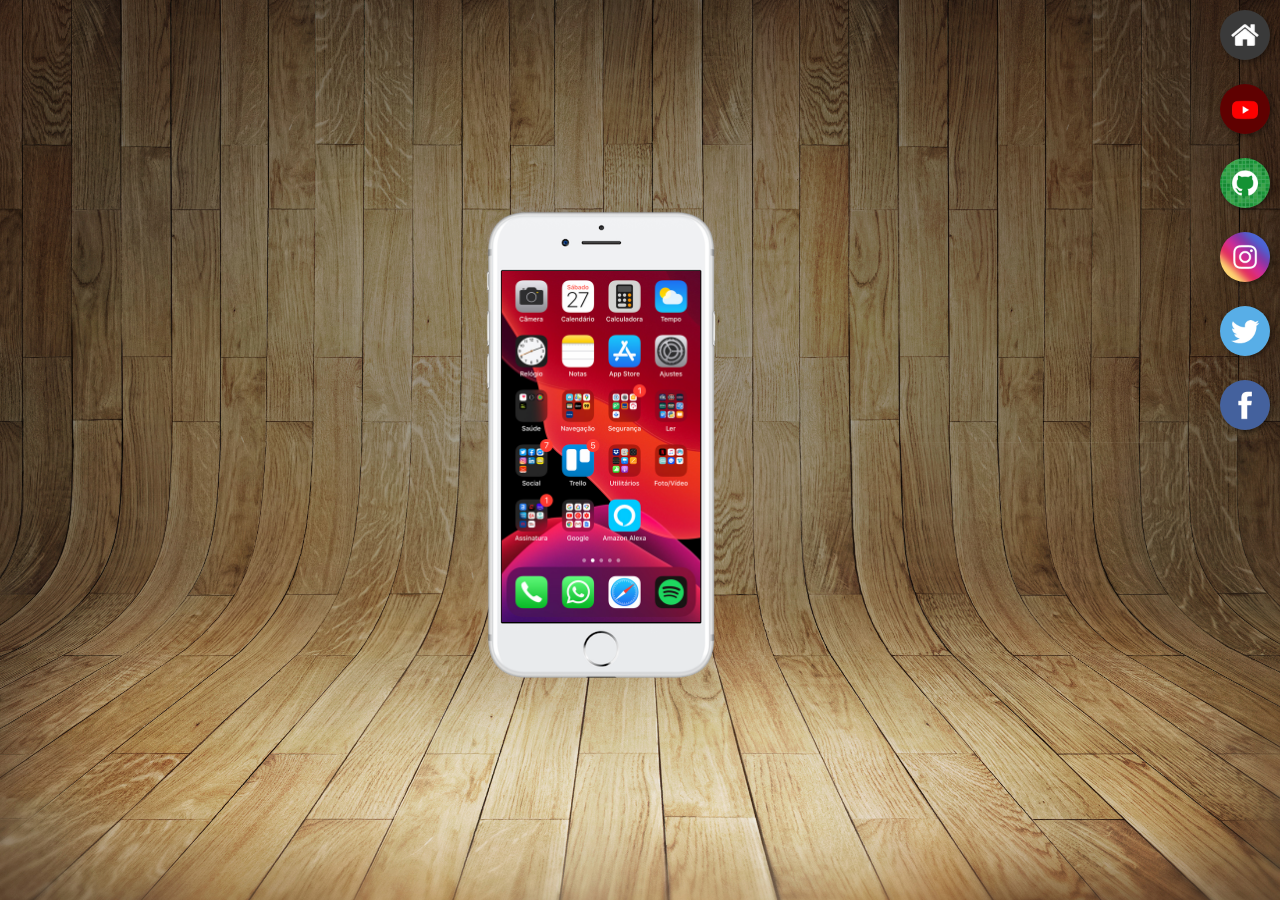
<file: index.html>
<!DOCTYPE html>
<html lang="pt-br">

<head>
    <meta charset="UTF-8">
    <meta name="viewport" content="width=device-width, initial-scale=1.0">
    <link rel="shortcut icon" href="favicon.ico" type="image/x-icon">
    <title>Projeto de redes sociais</title>
    <link rel="stylesheet" href="/estilos/style.css">
</head>

<body>
    <main>
        <section id="telefone">
            <iframe src="home.html" name="tela" id="tela" frameborder="0">
                Seu navegador não é compatvel com isso.
            </iframe>
        </section>
        <section id="redes-sociais">
            <a href="home.html" target="tela"><img src="imagens/logo-home.jpg" alt="home"></a><br>
            <a href="Youtube.html" target="tela"><img src="imagens/logo-youtube.jpg" alt="Youtube"></a><br>
            <a href="github.html" target="tela"><img src="imagens/logo-github.jpg" alt="Github"></a><br>
            <a href="instagram.html" target="tela"><img src="imagens/logo-instagram.jpg" alt="Instagram"></a><br>
            <a href="twiter.html" target="tela"><img src="imagens/logo-twitter.jpg" alt="Twiter"></a><br>
            <a href="facebook.html" target="tela"><img src="imagens/logo-facebook.jpg" alt="Facebook"></a><br>
        </section>
    </main>
</body>

</html>
</file>
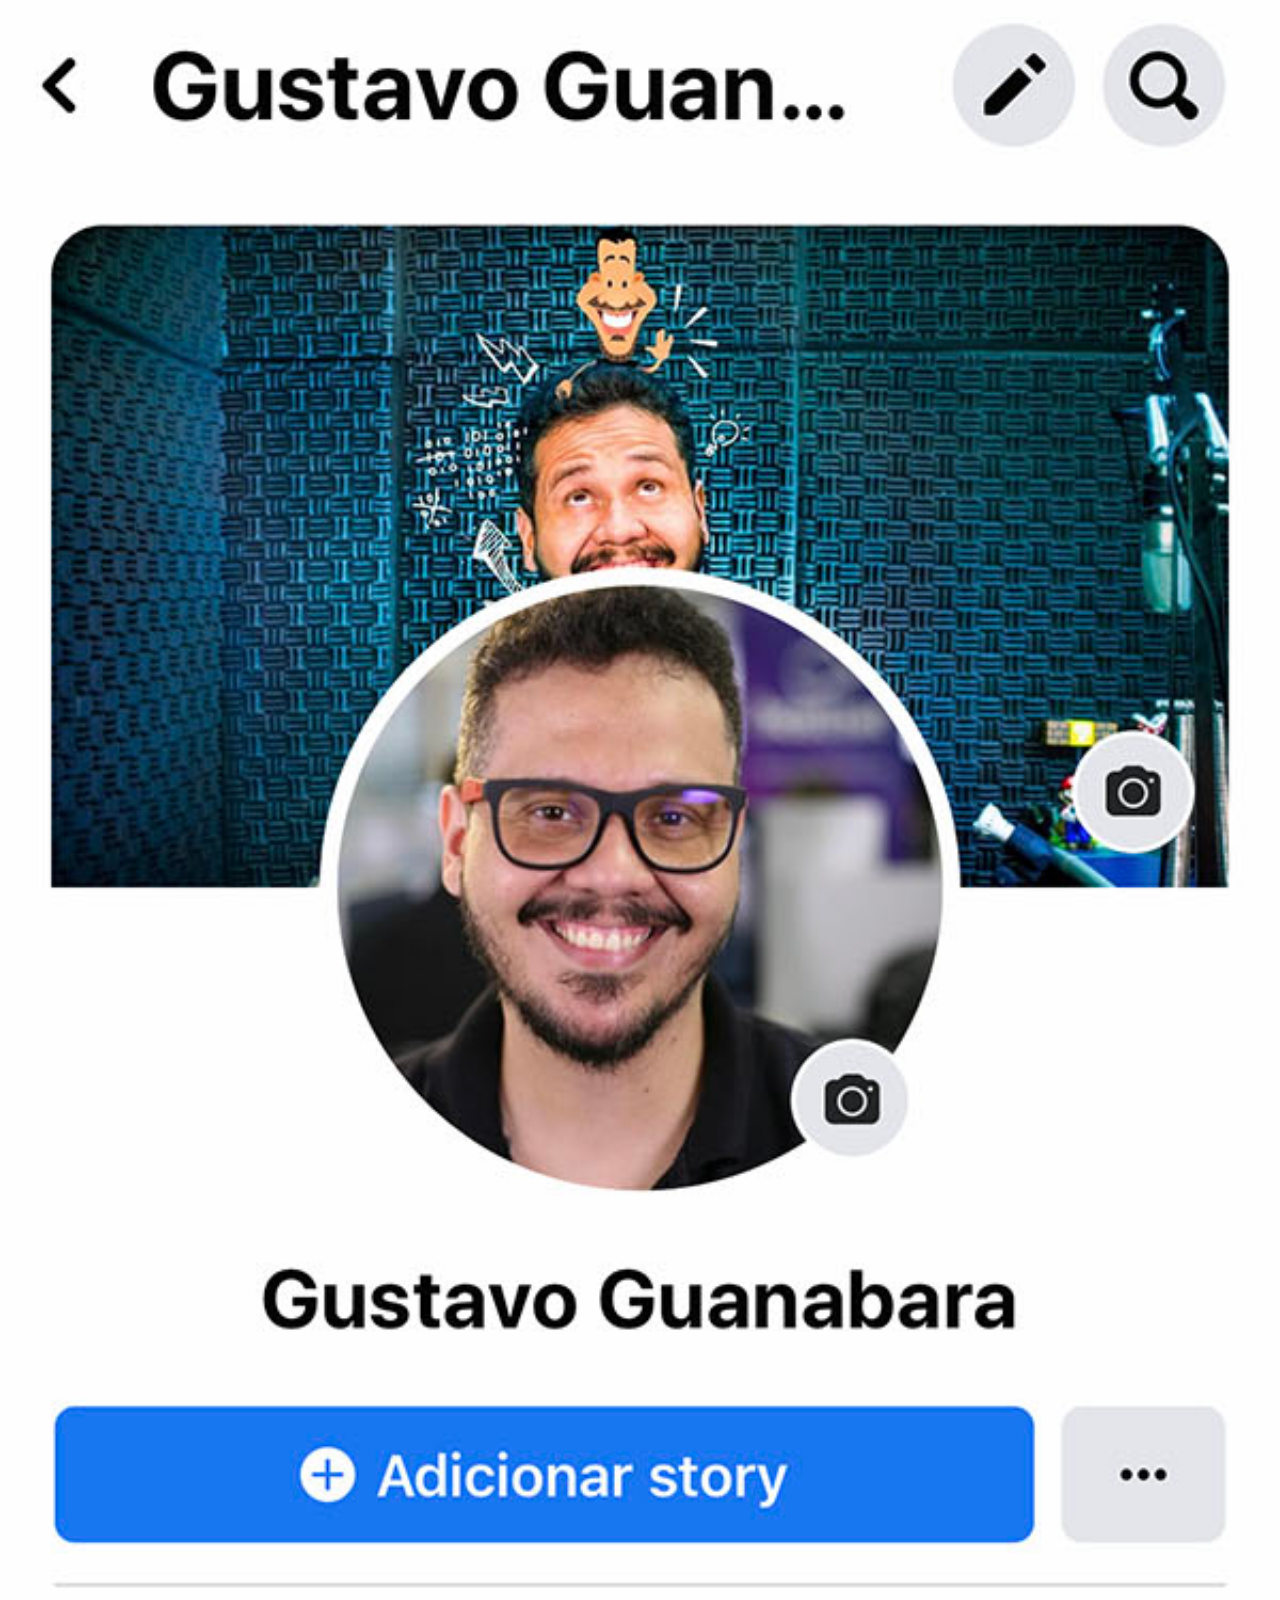
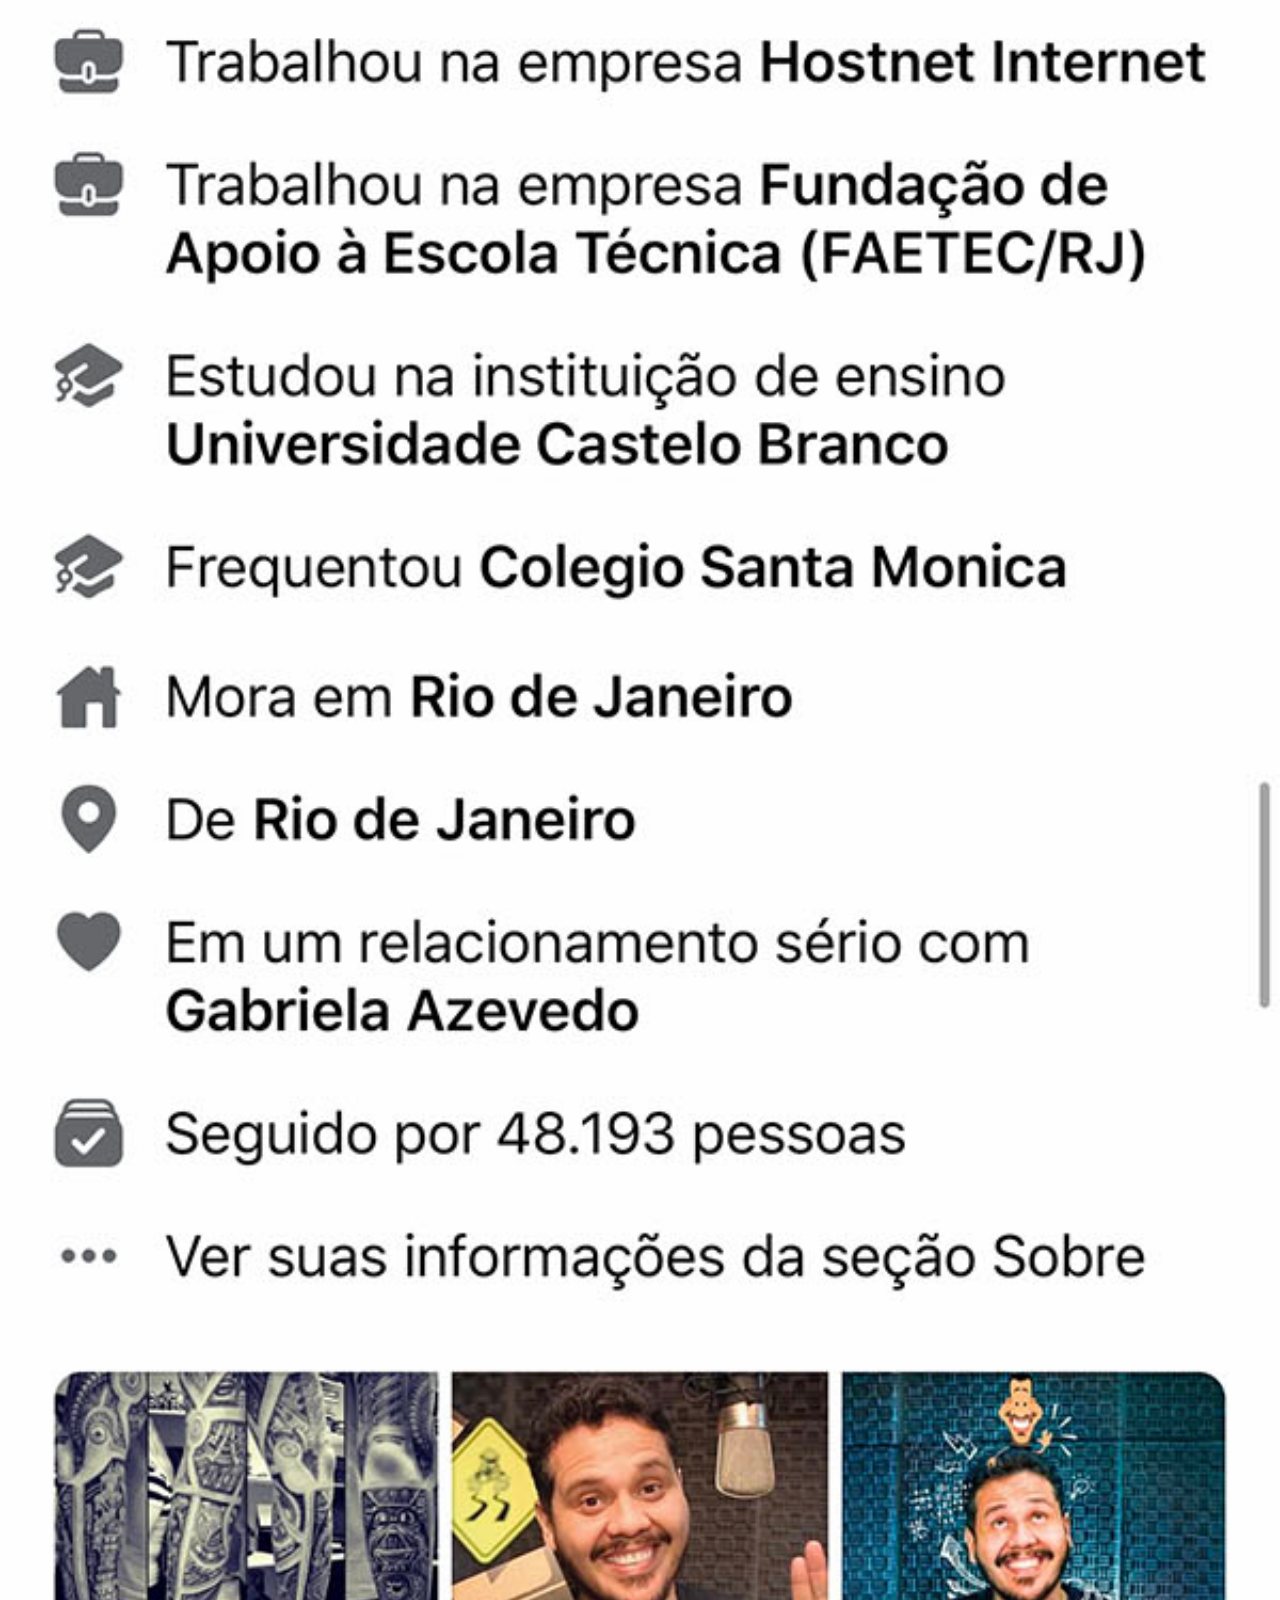
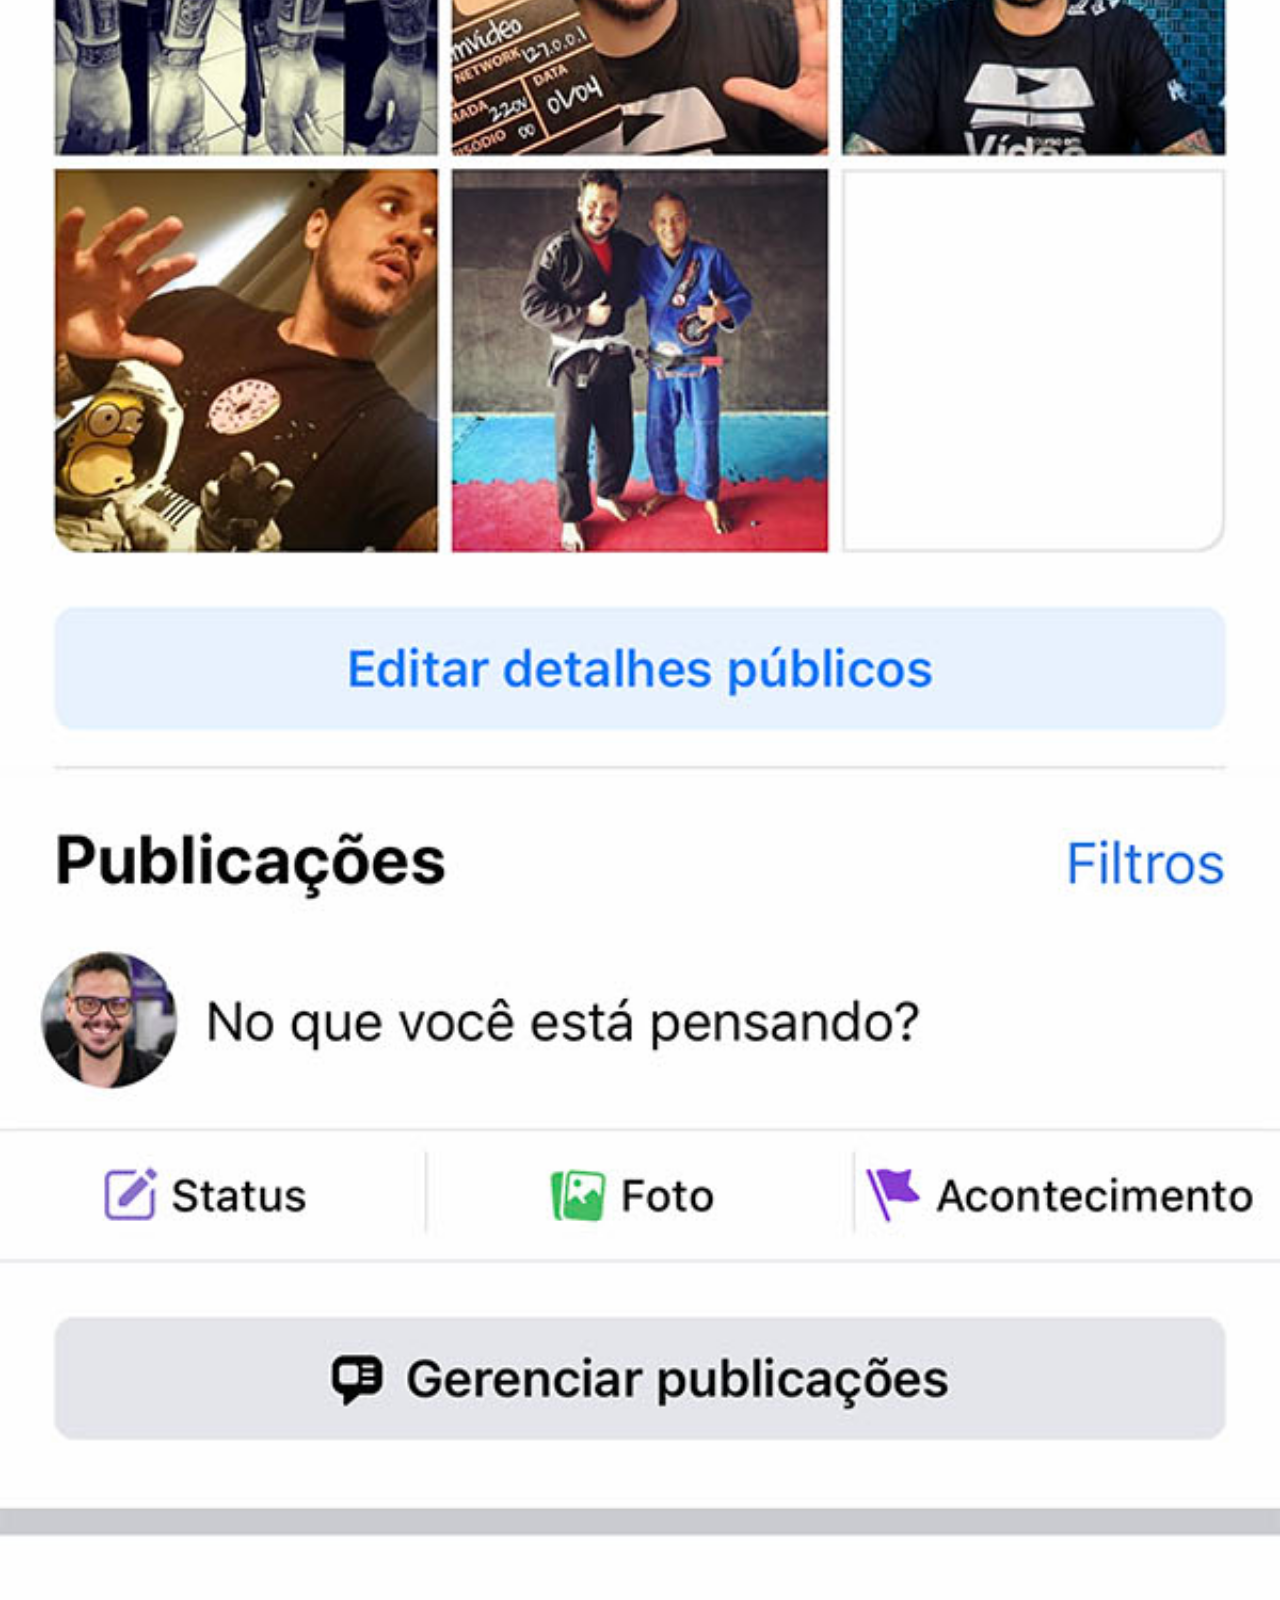
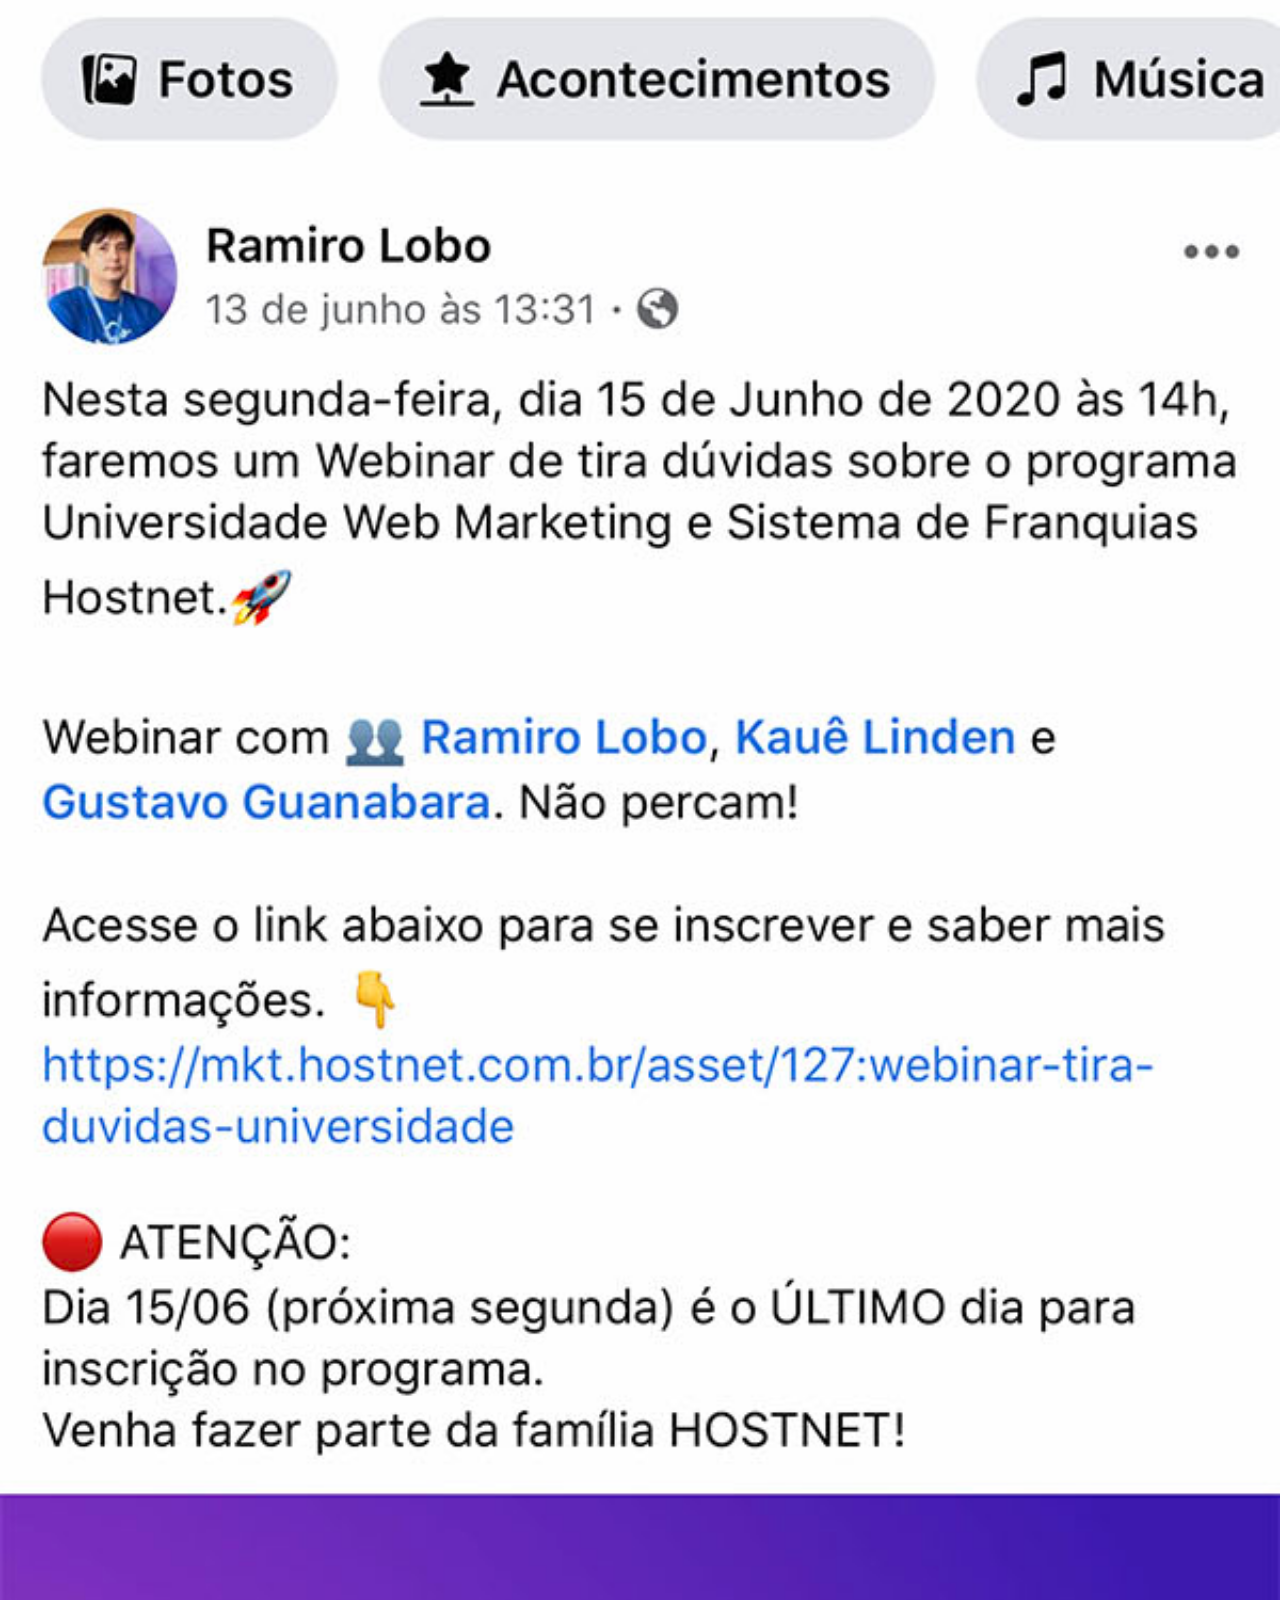
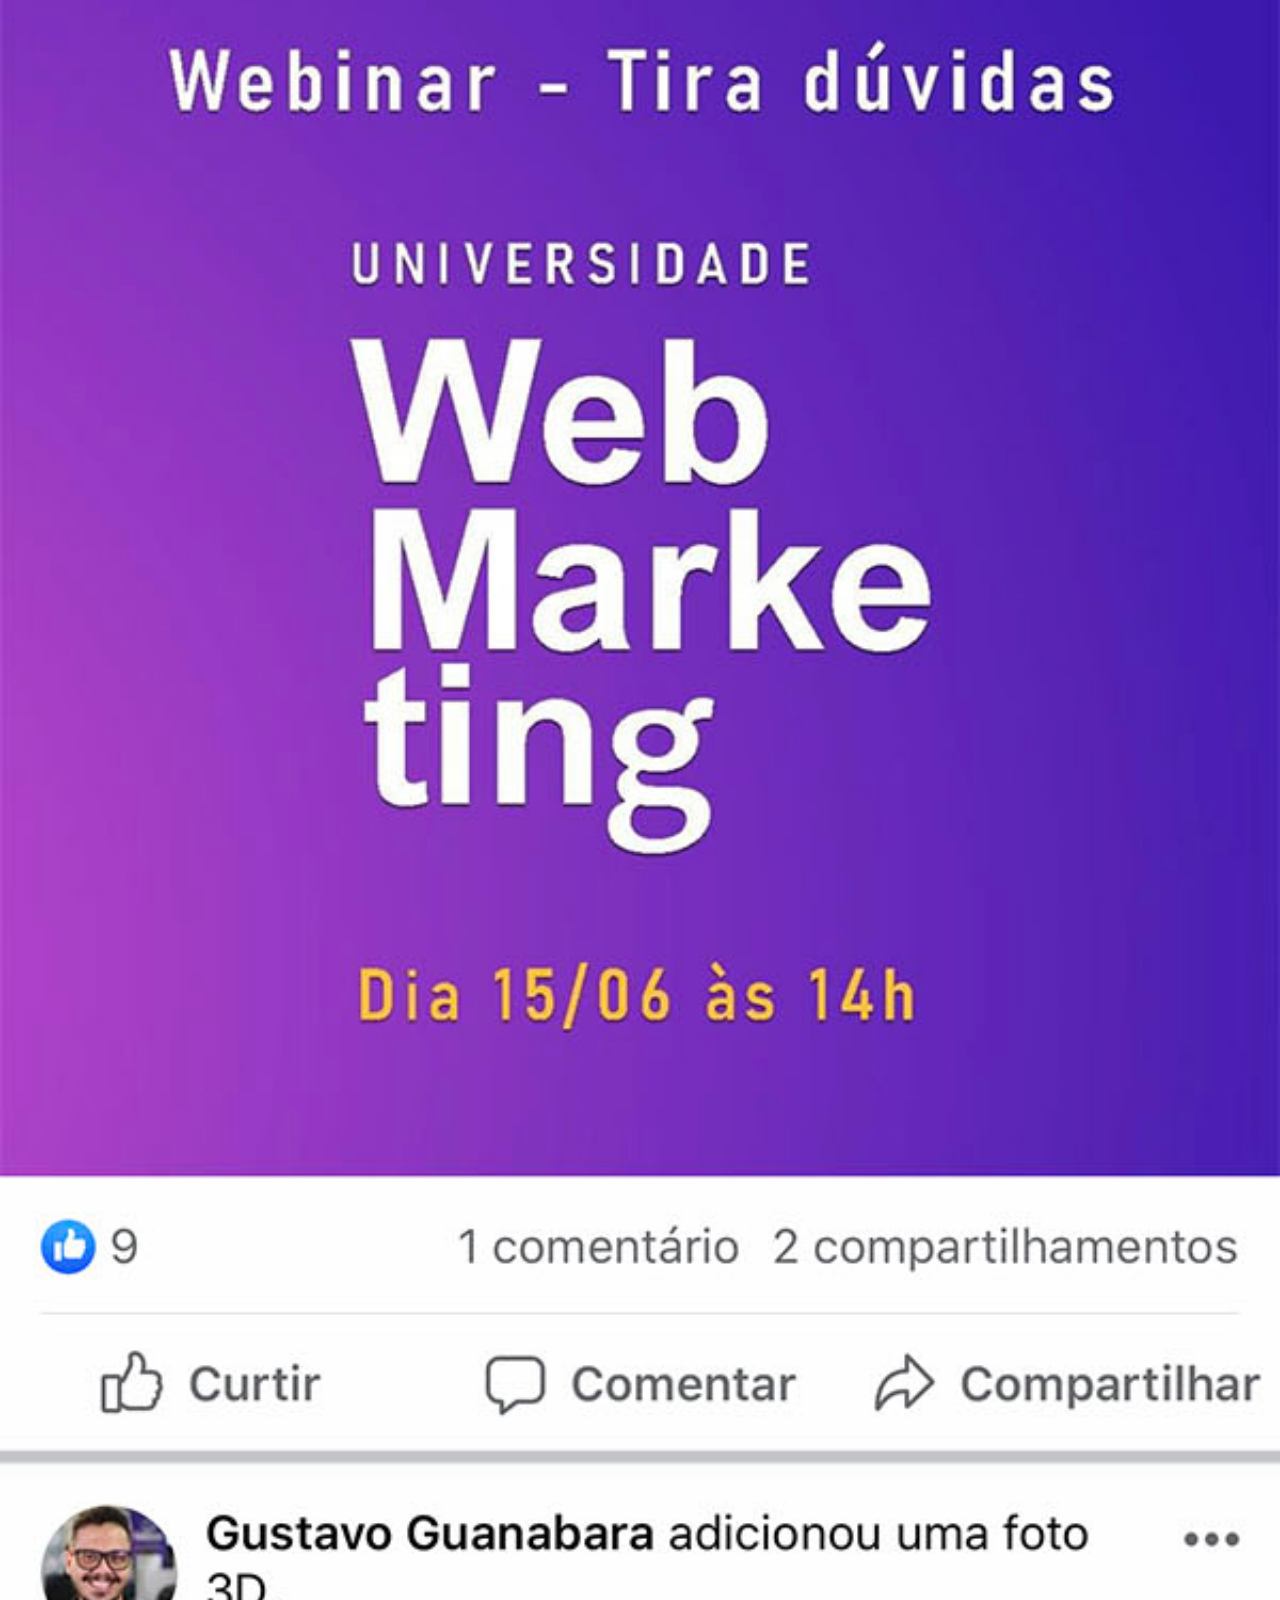
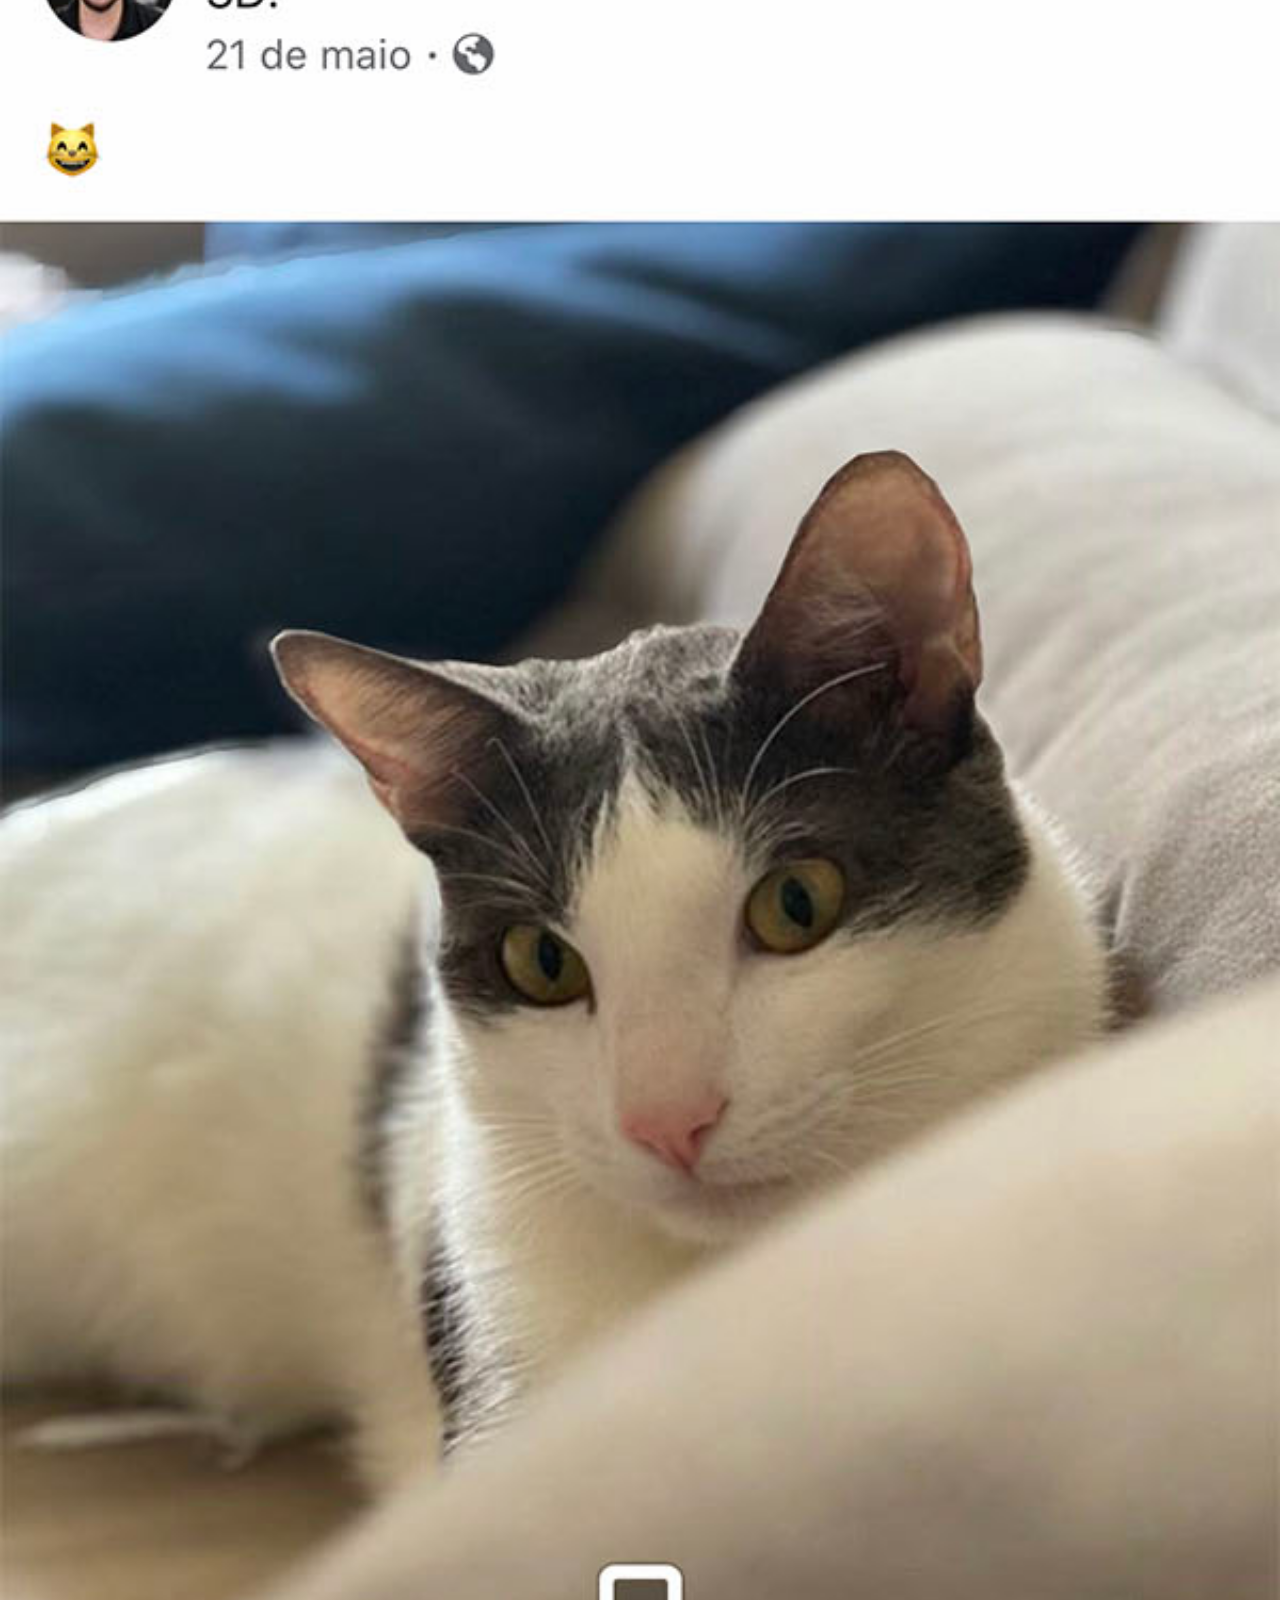
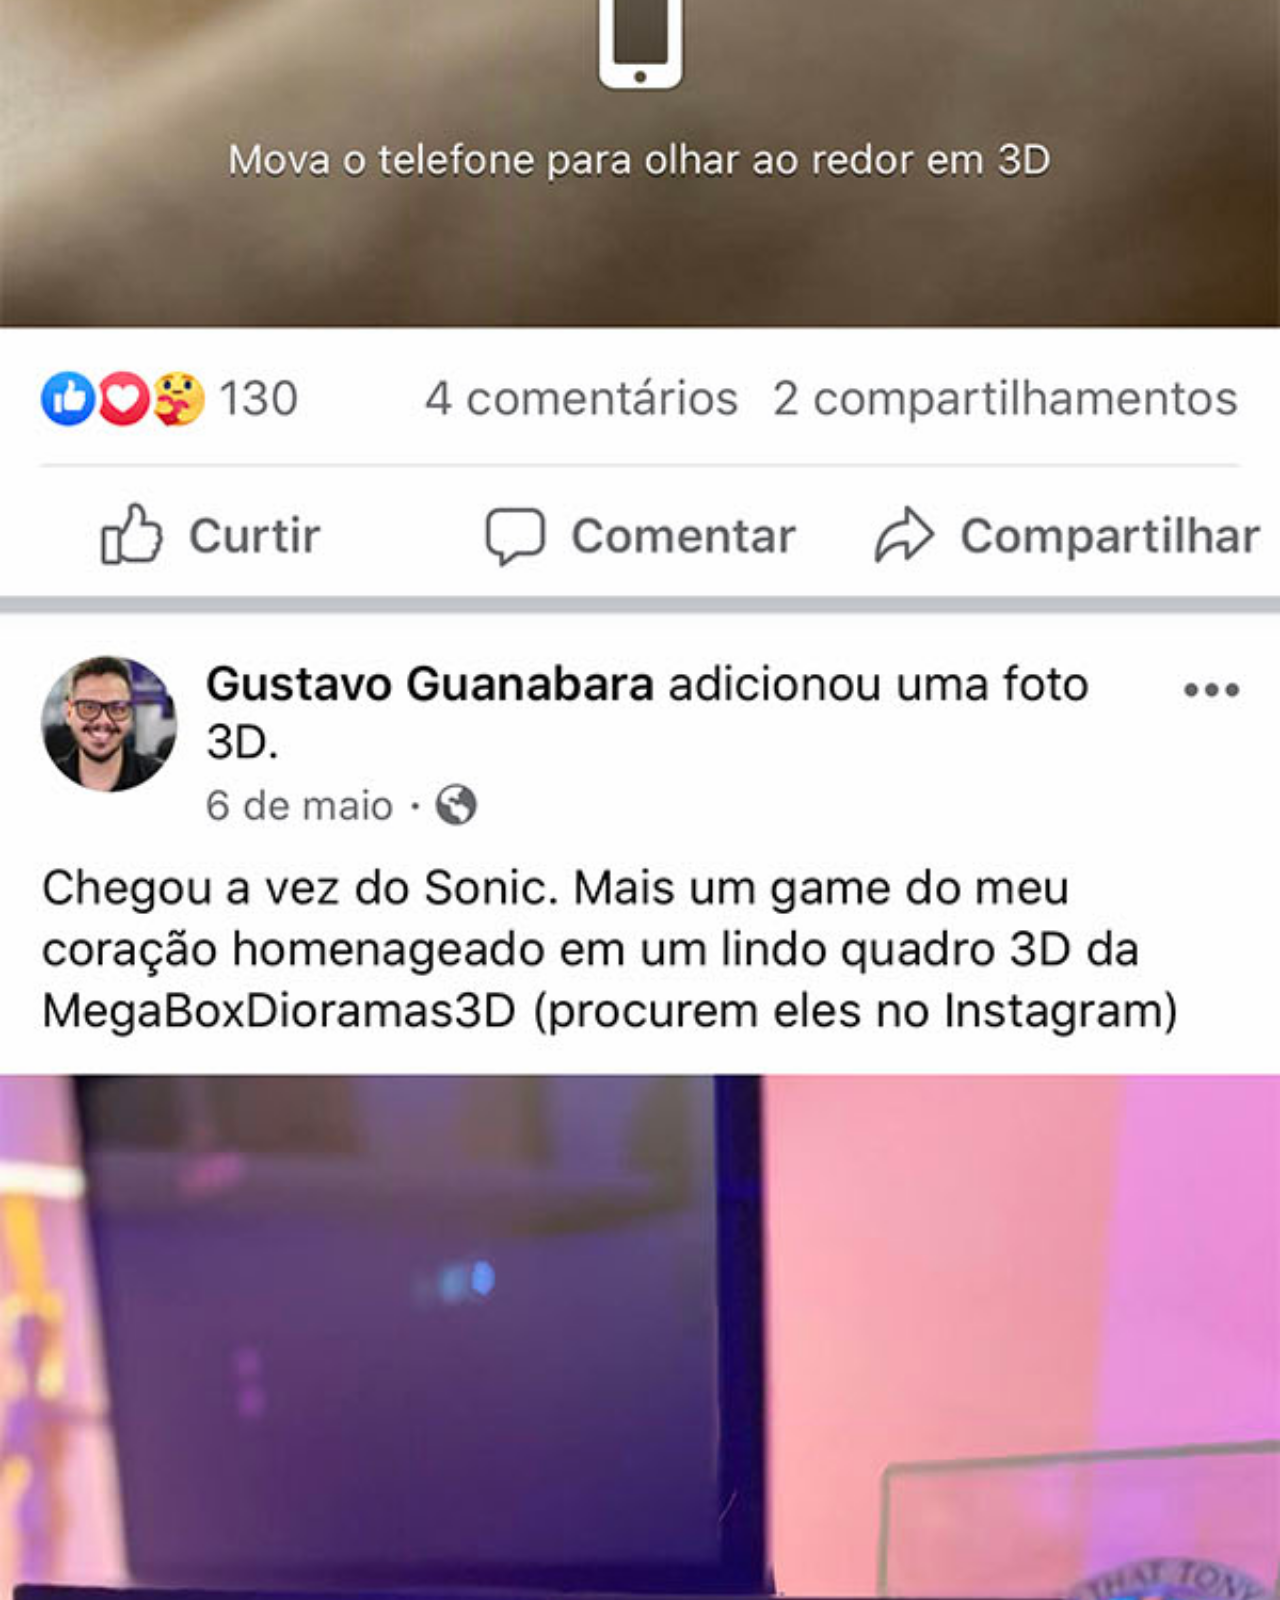
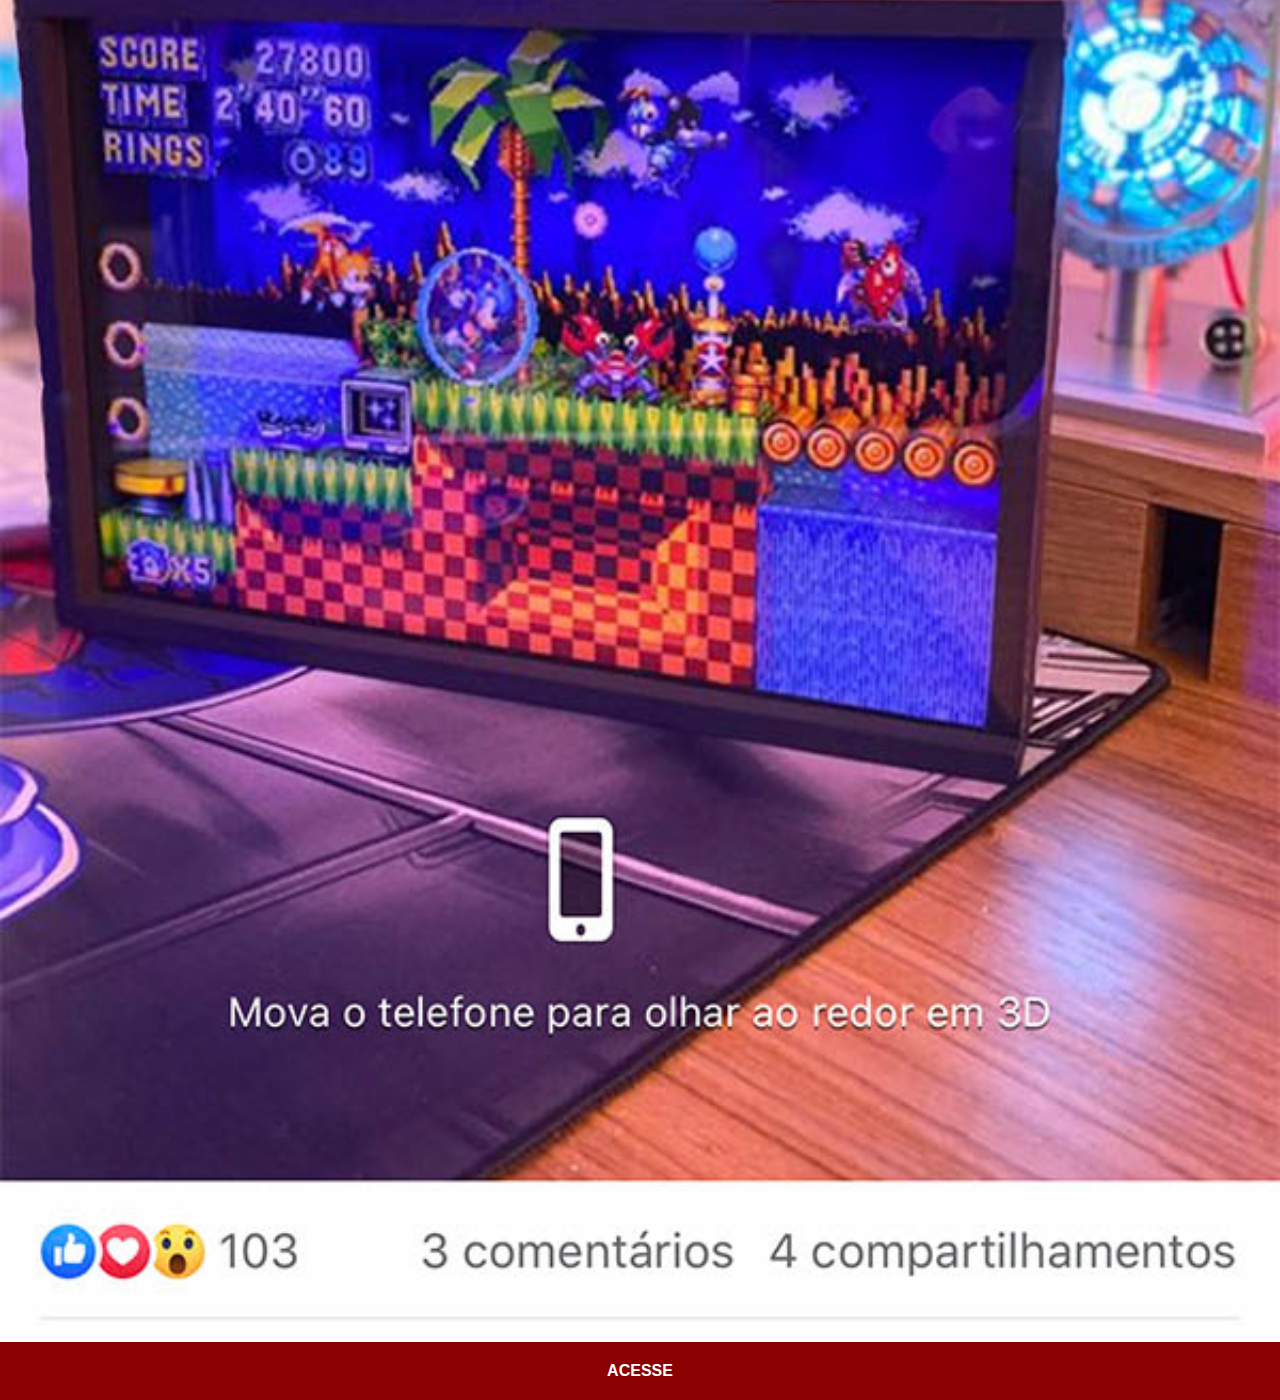
<file: facebook.html>
<!DOCTYPE html>
<html lang="pt-br">
<head>
    <meta charset="UTF-8">
    <meta name="viewport" content="width=device-width, initial-scale=1.0">
    <title>facebook</title>
    <link rel="stylesheet" href="estilos/social.css">
</head>
<body>
    <img src="imagens/tela-facebook.jpg" alt="facebook">
    <a href="https://www.facebook.com/profile.php?id=100090725328971&viewas=&show_switched_toast=false&show_switched_tooltip=false&is_tour_dismissed=false&is_tour_completed=false&show_podcast_settings=false&show_community_review_changes=false&should_open_composer=false&badge_type=NEW_MEMBER&show_community_rollback_toast=false&show_community_rollback=false&show_follower_visibility_disclosure=false&bypass_exit_warning=true" target="_blank">ACESSE</a>
</body>
</html>
</file>
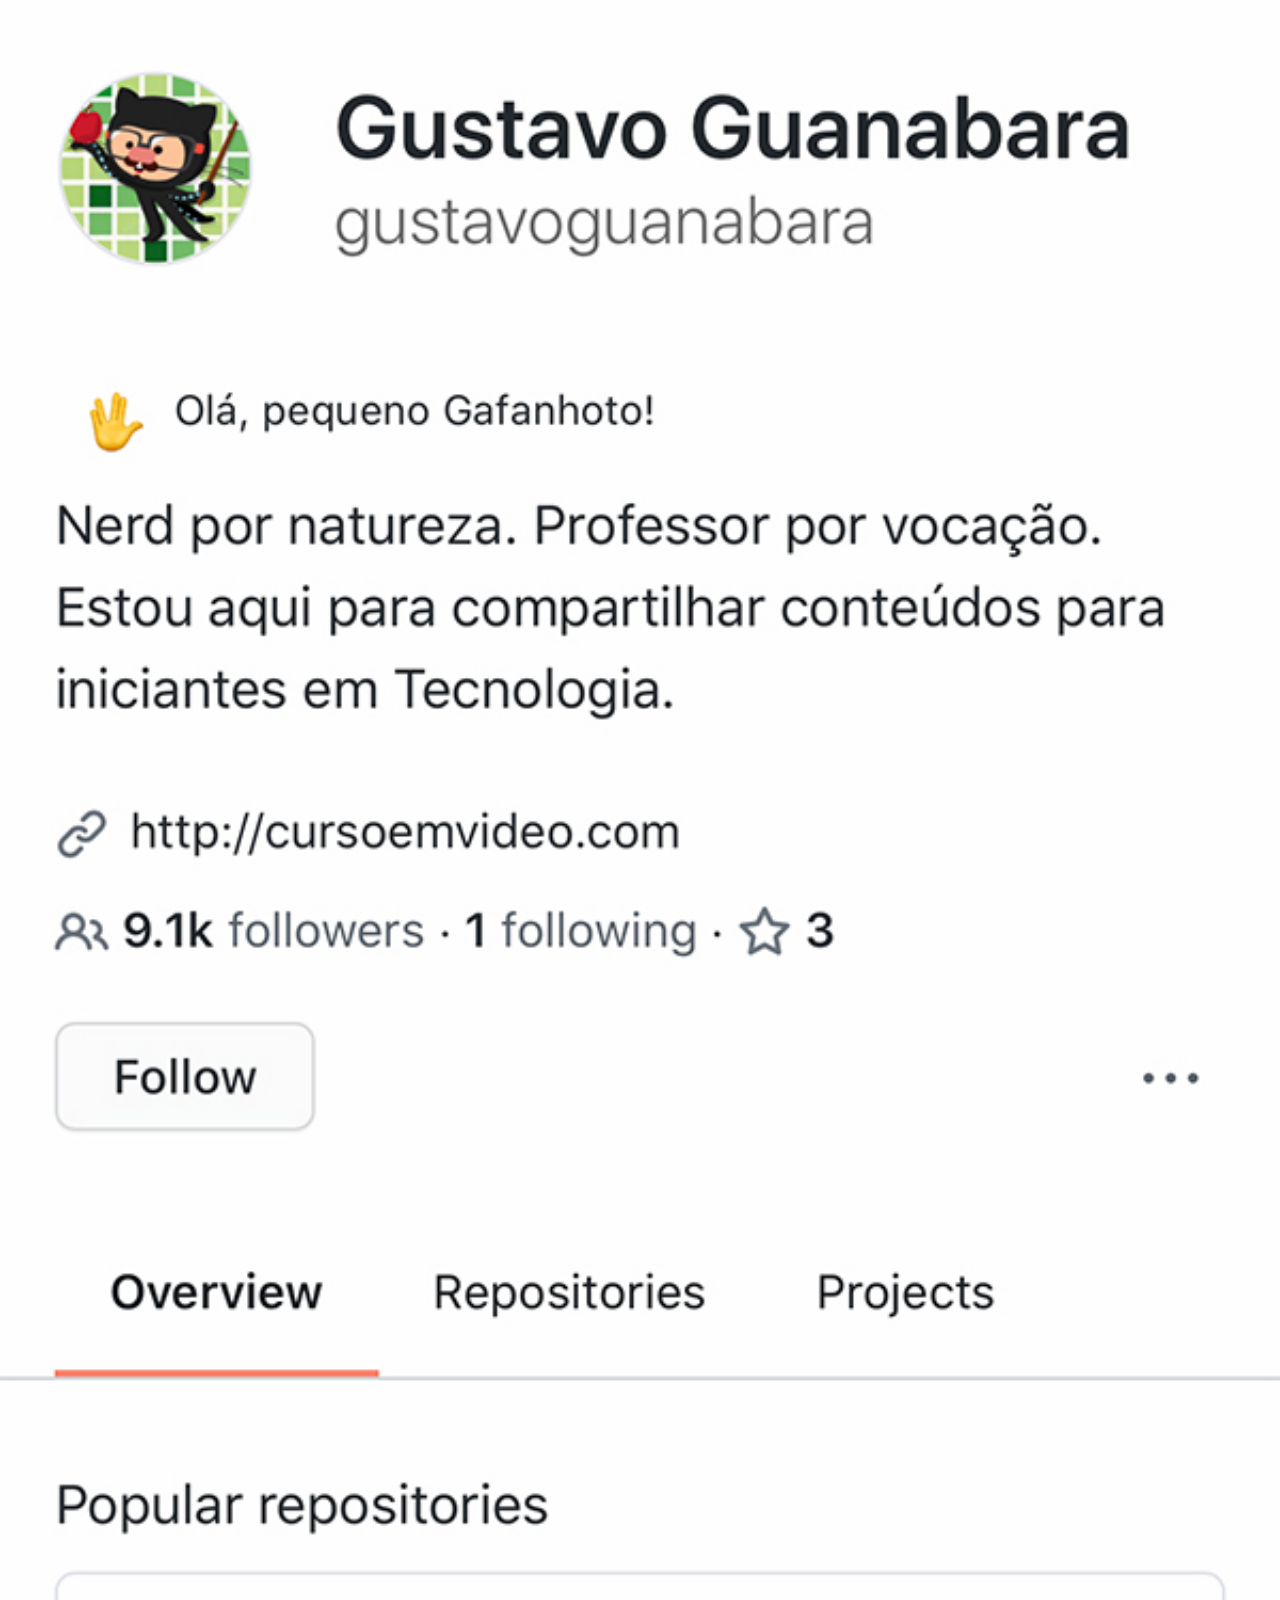
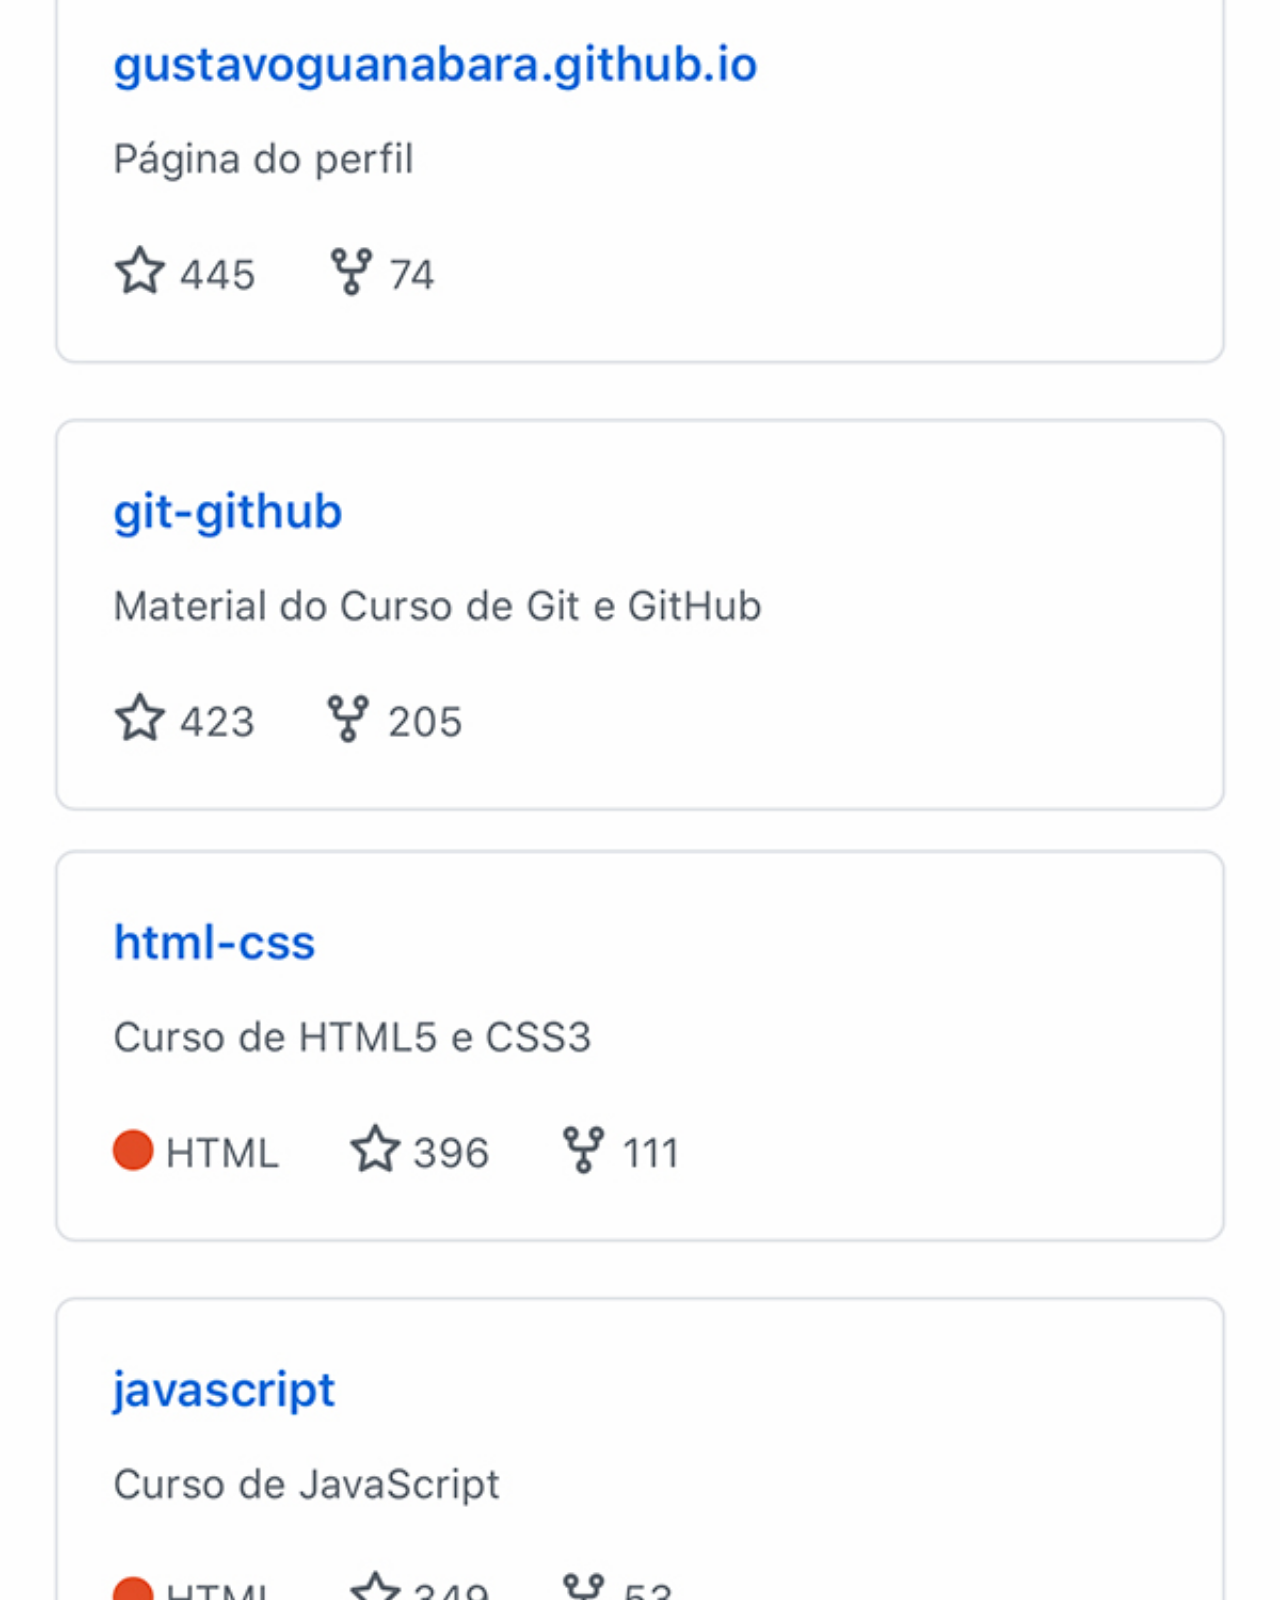
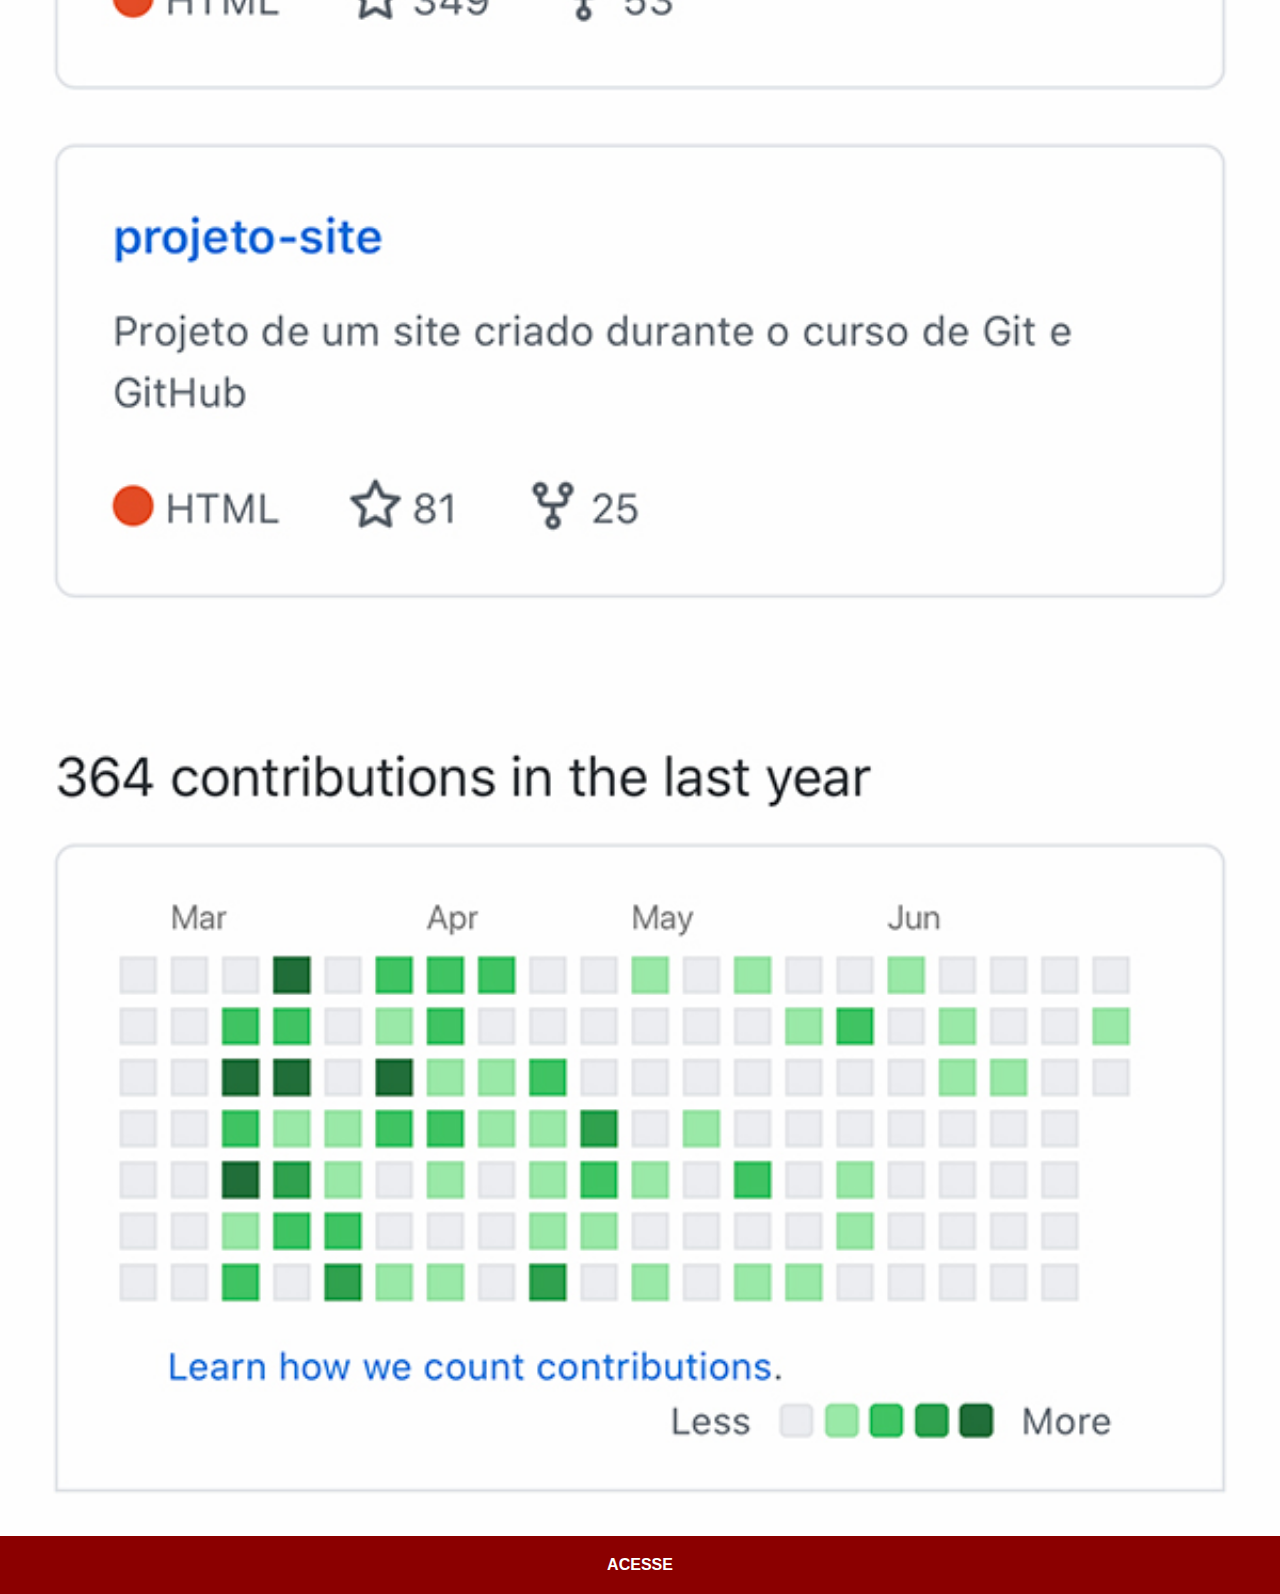
<file: github.html>
<!DOCTYPE html>
<html lang="pt-br">
<head>
    <meta charset="UTF-8">
    <meta name="viewport" content="width=device-width, initial-scale=1.0">
    <title>Github</title>
    <link rel="stylesheet" href="estilos/social.css">
</head>
<body>
    <img src="imagens/tela-github.jpg" alt="github">
    <a href="https://github.com/gustavoguanabara/" target="_blank">ACESSE</a>
</body>
</html>
</file>
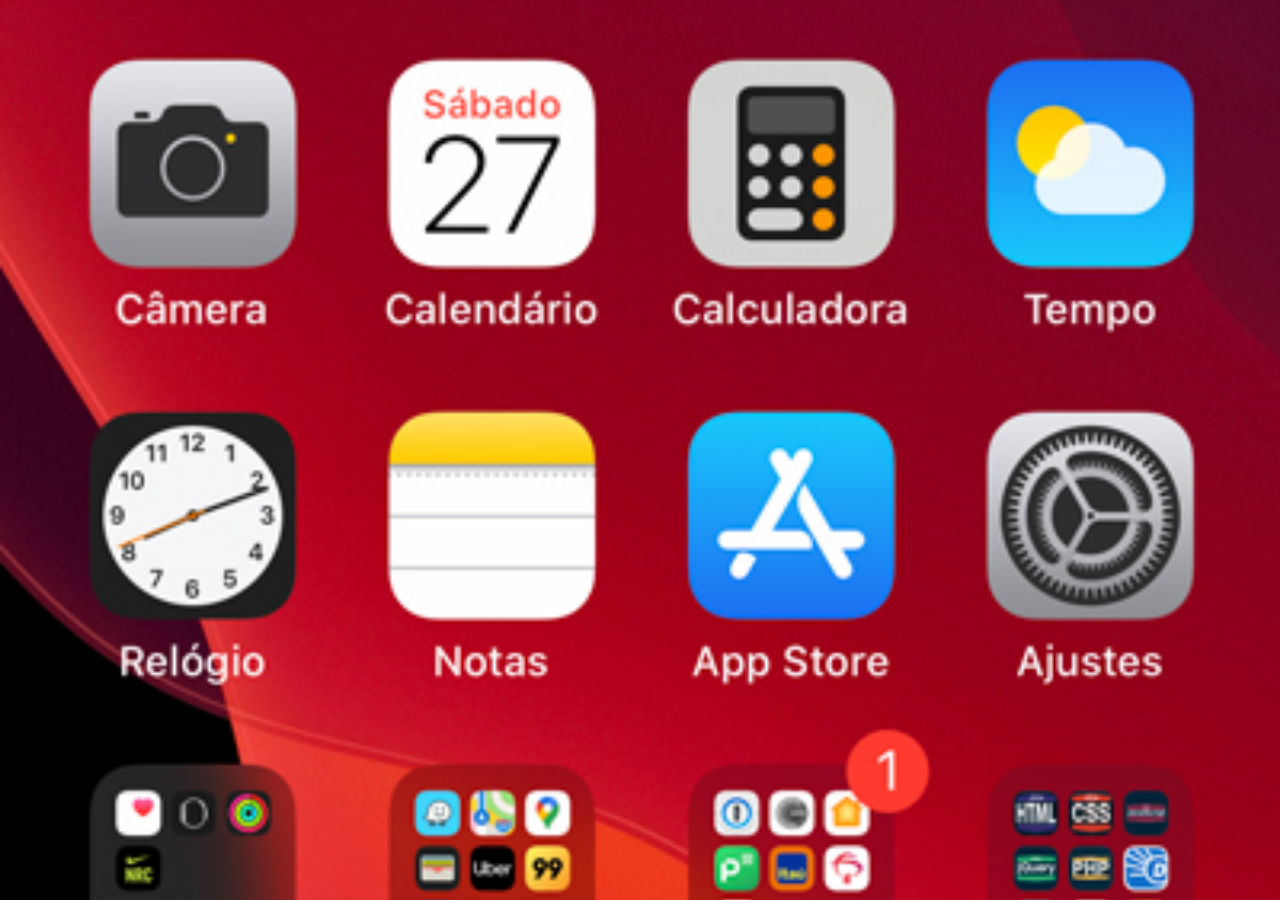
<file: home.html>
<!DOCTYPE html>
<html lang="pt-br">
<head>
    <meta charset="UTF-8">
    <meta name="viewport" content="width=device-width, initial-scale=1.0">
    <title>home</title>
</head>
<body>
    <style>
        * {
            margin: 0px;
            padding: 0px;
        }
        body {
            width: 100vw;
            height: 100vh;
            background: black url('imagens/tela-home.jpg') no-repeat top center;
            background-size: 100%;
        }
    </style>
</body>
</html>
</file>
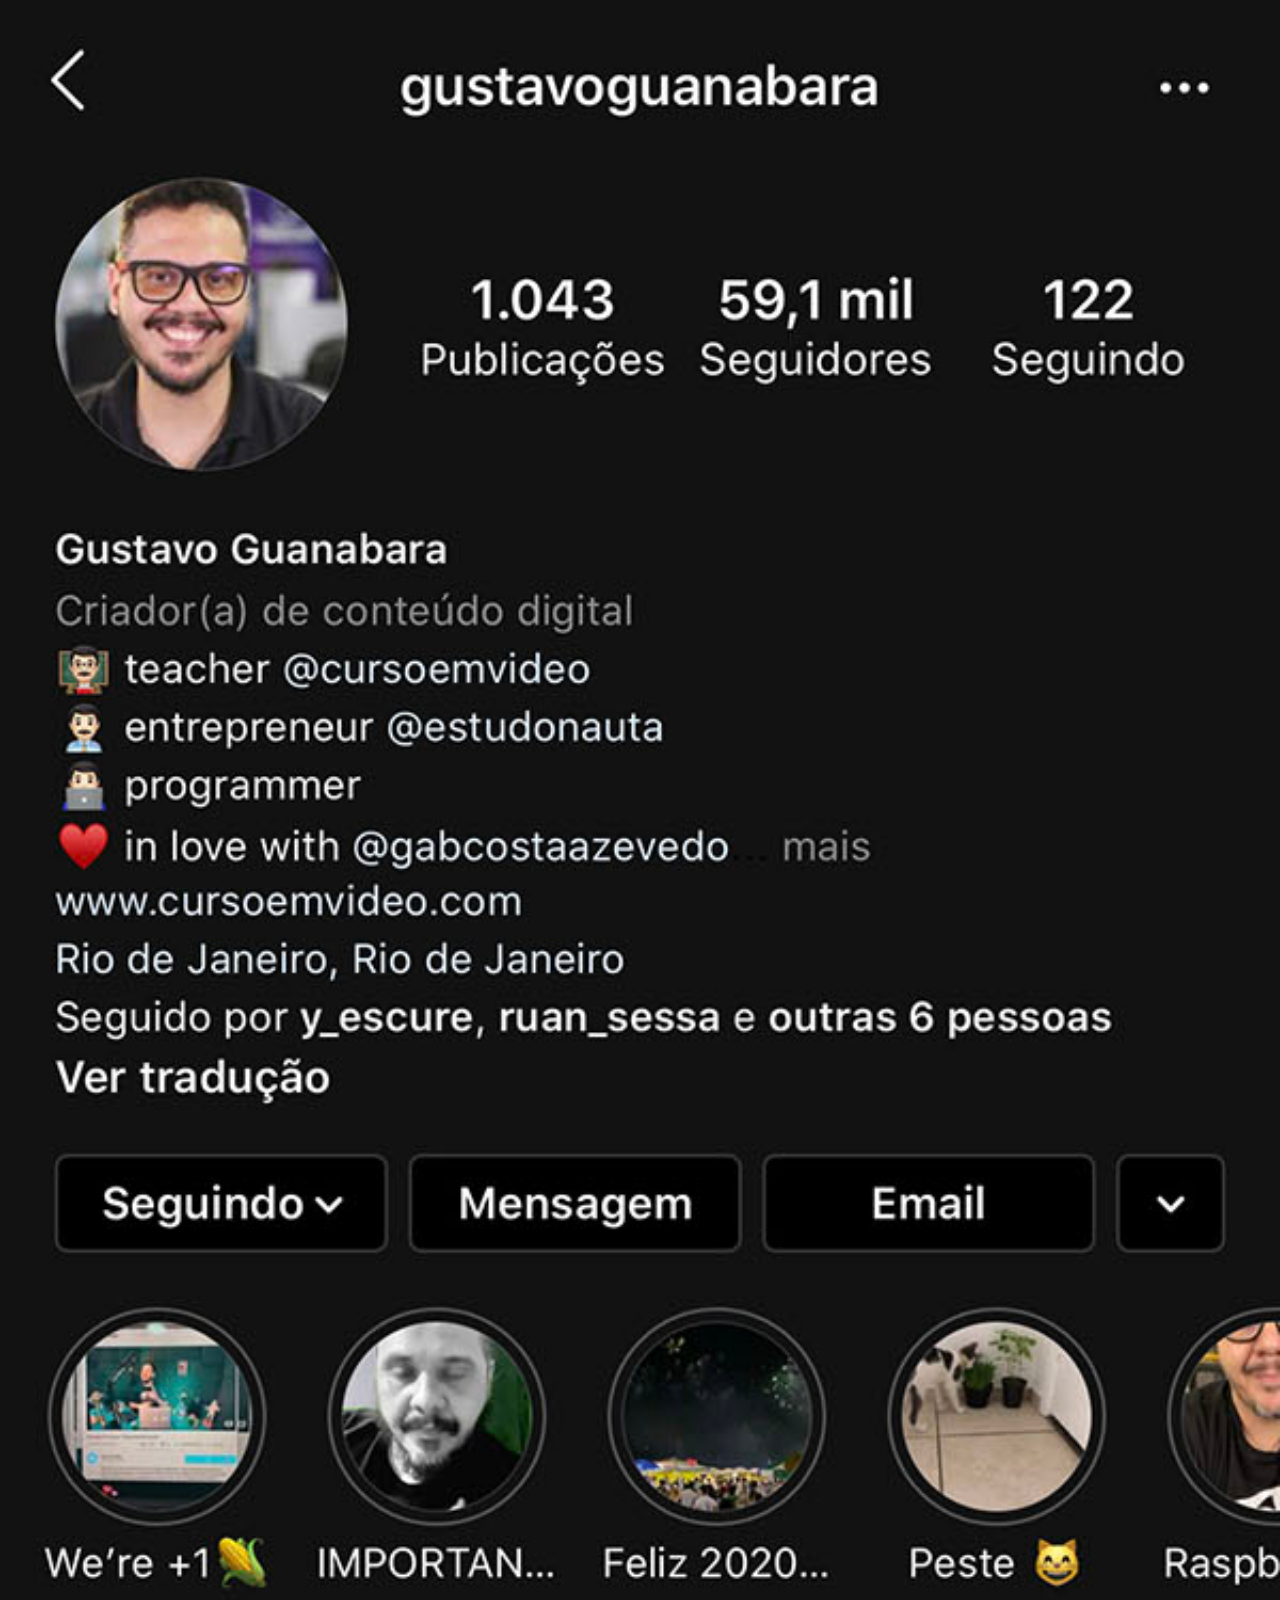
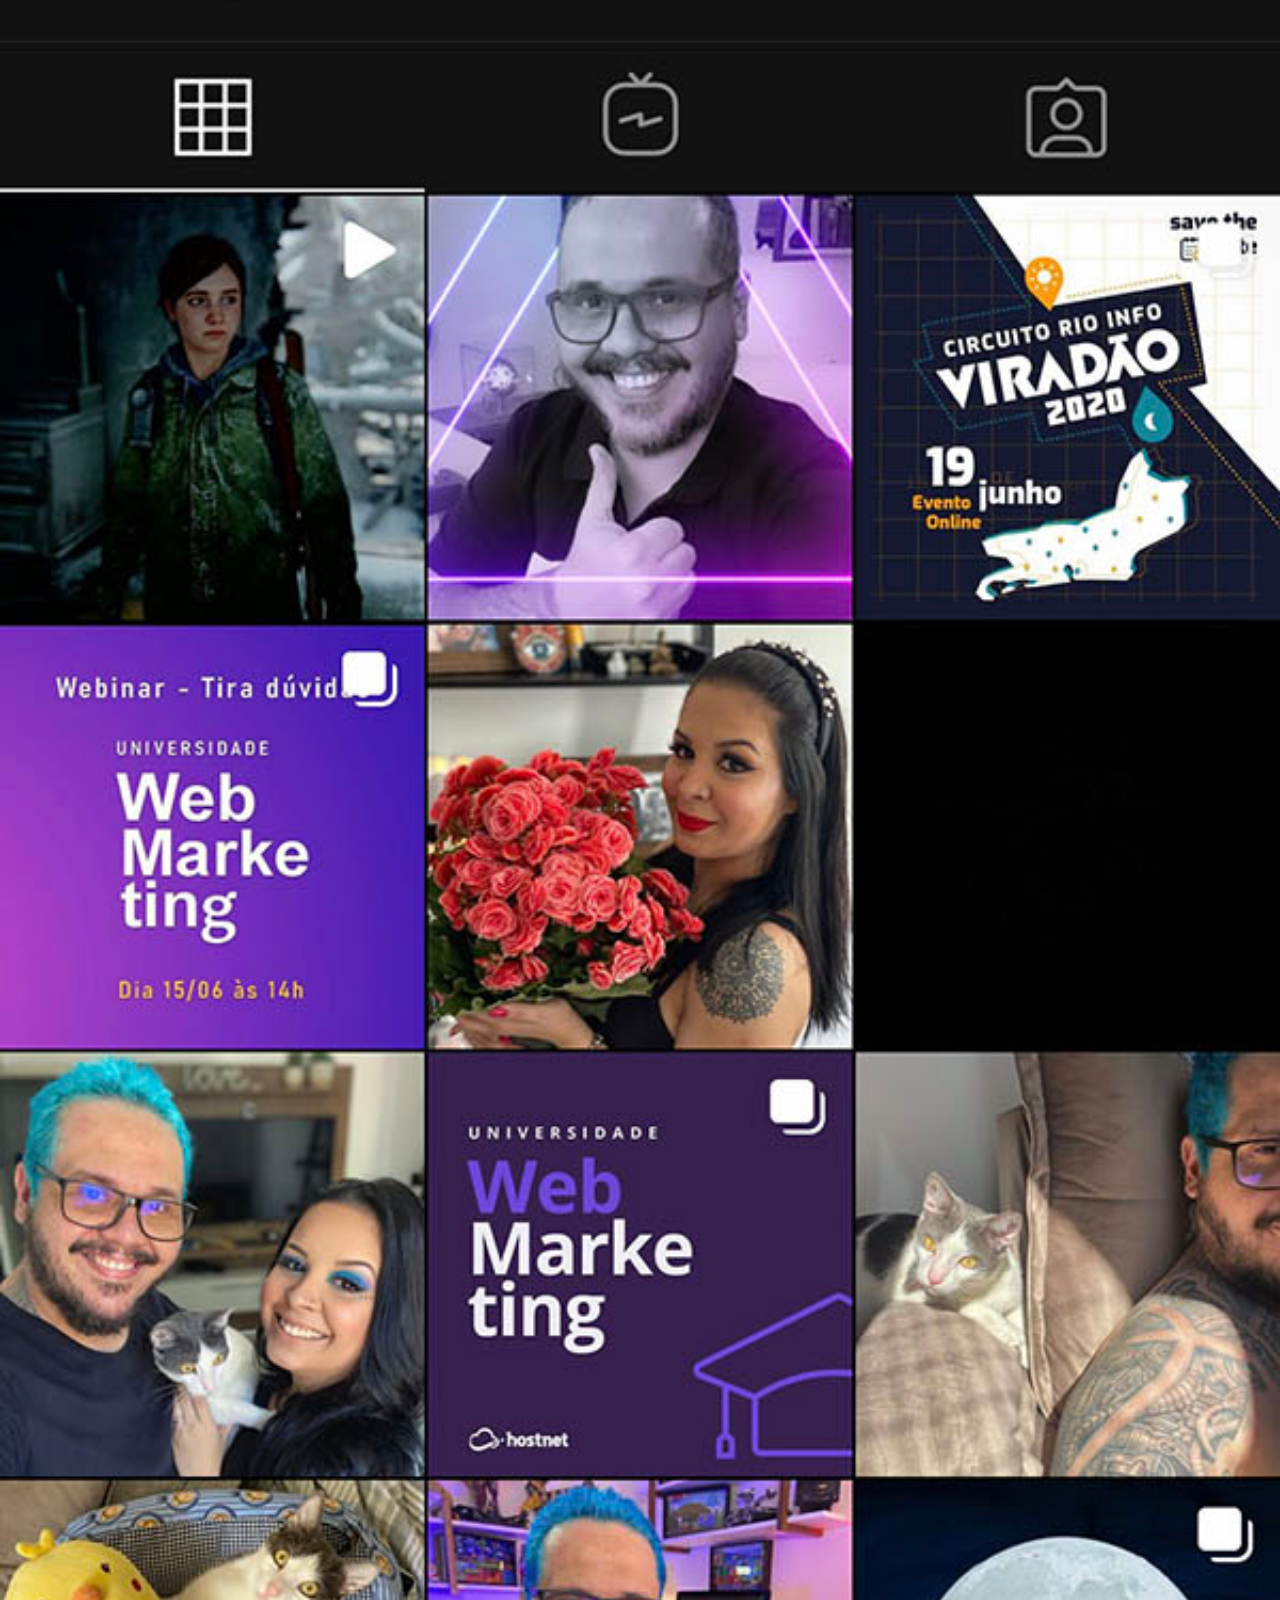
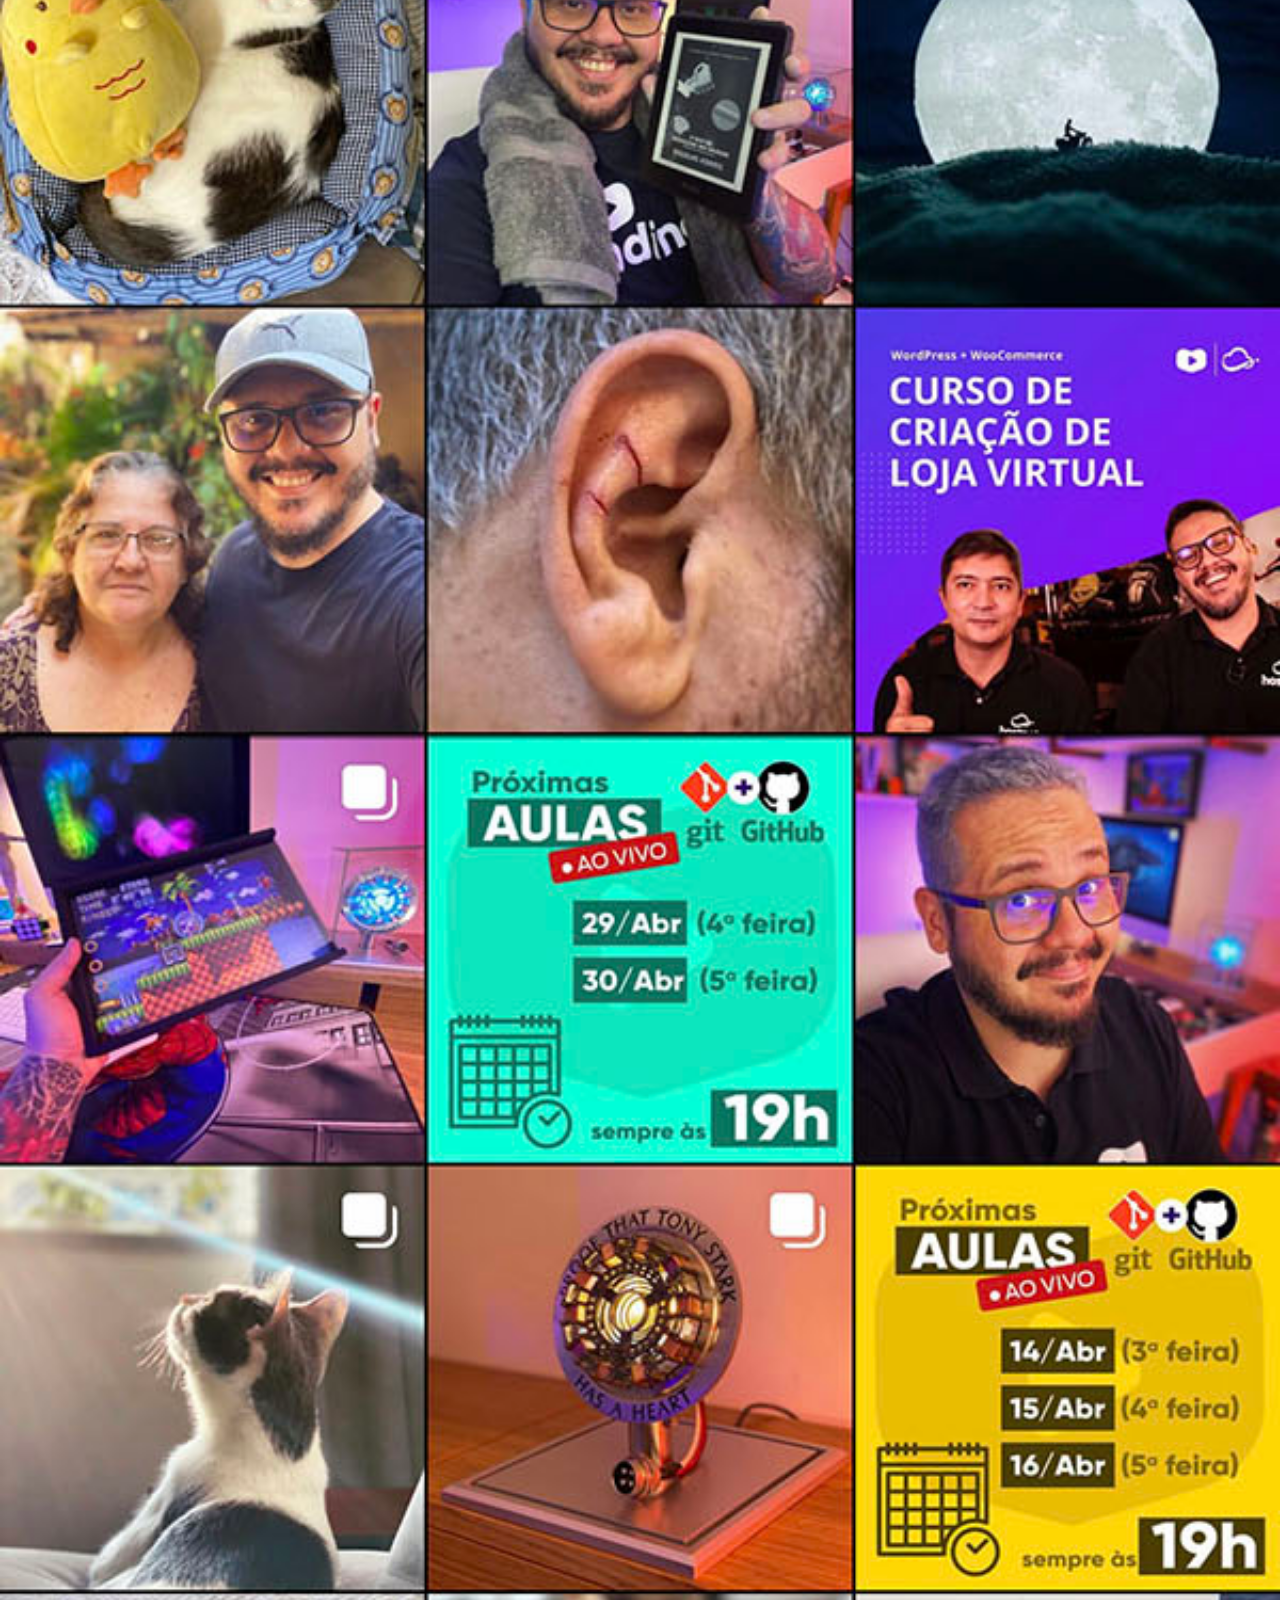
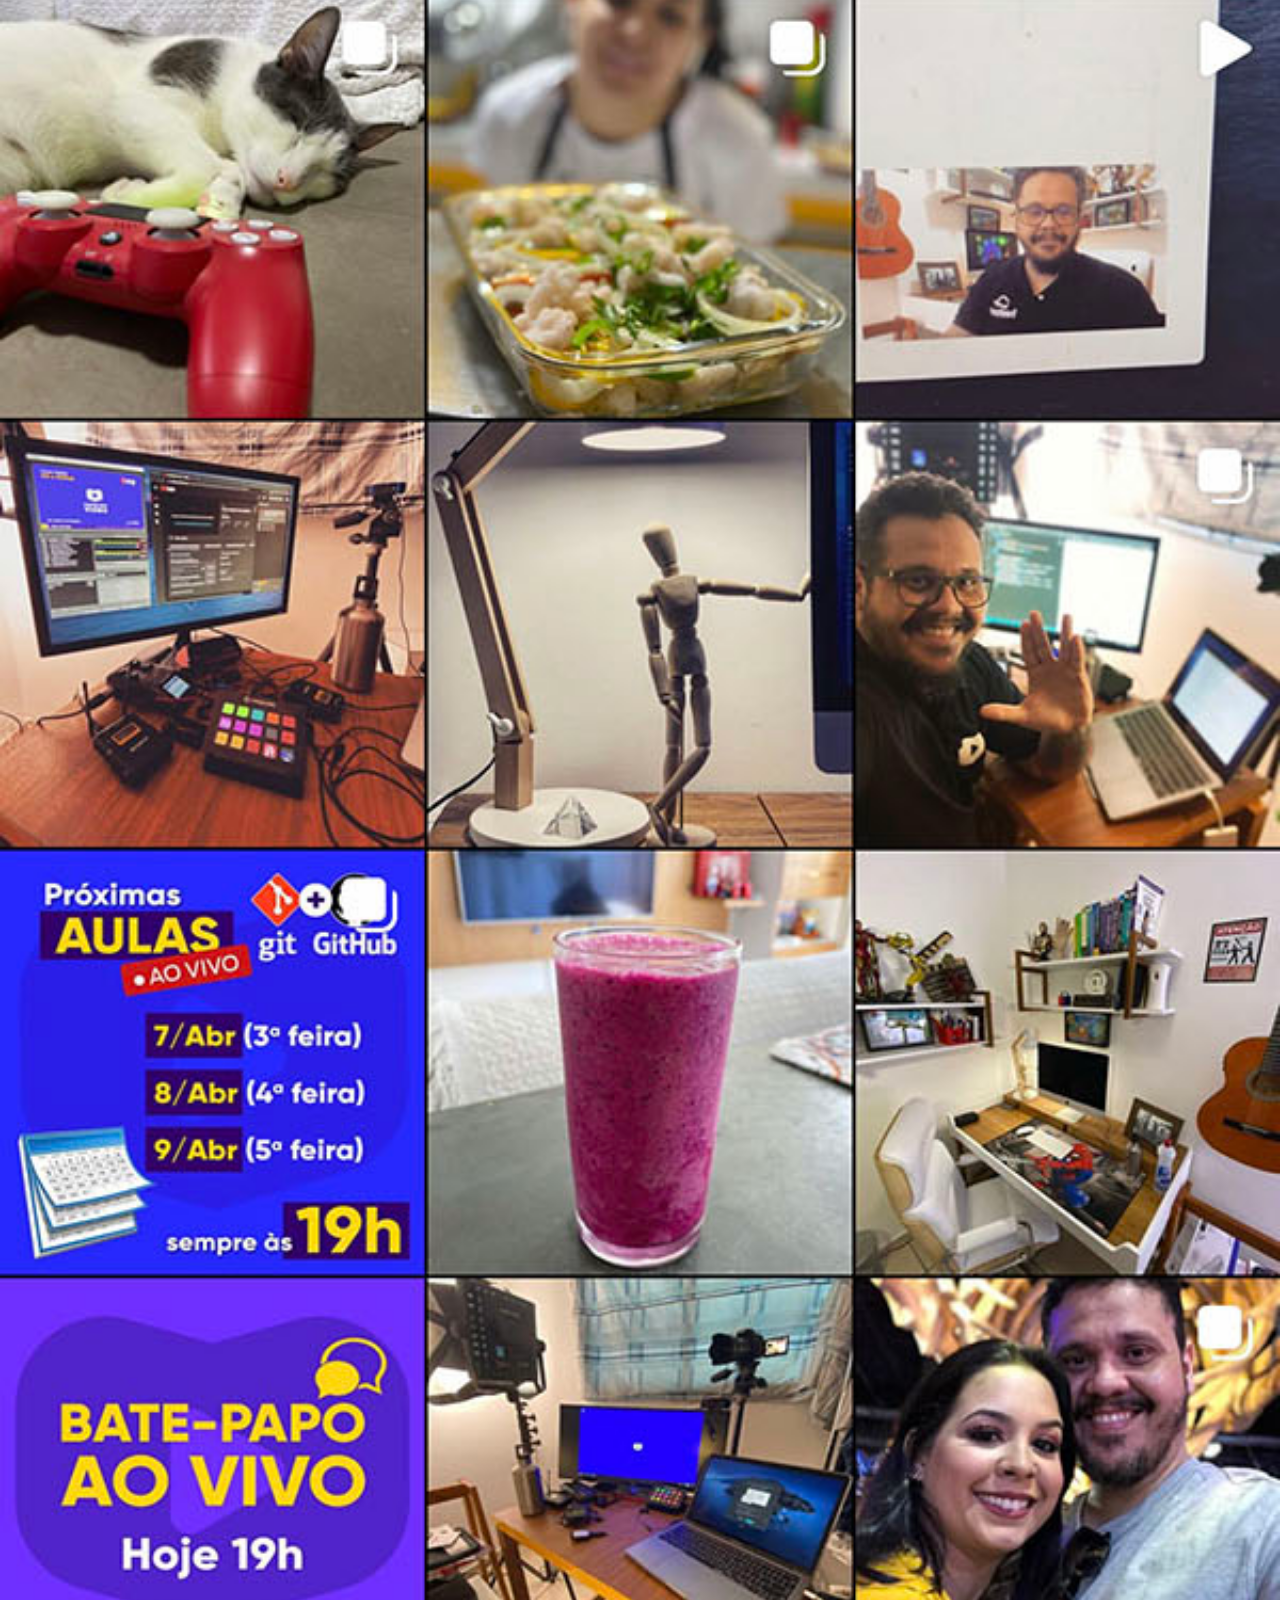
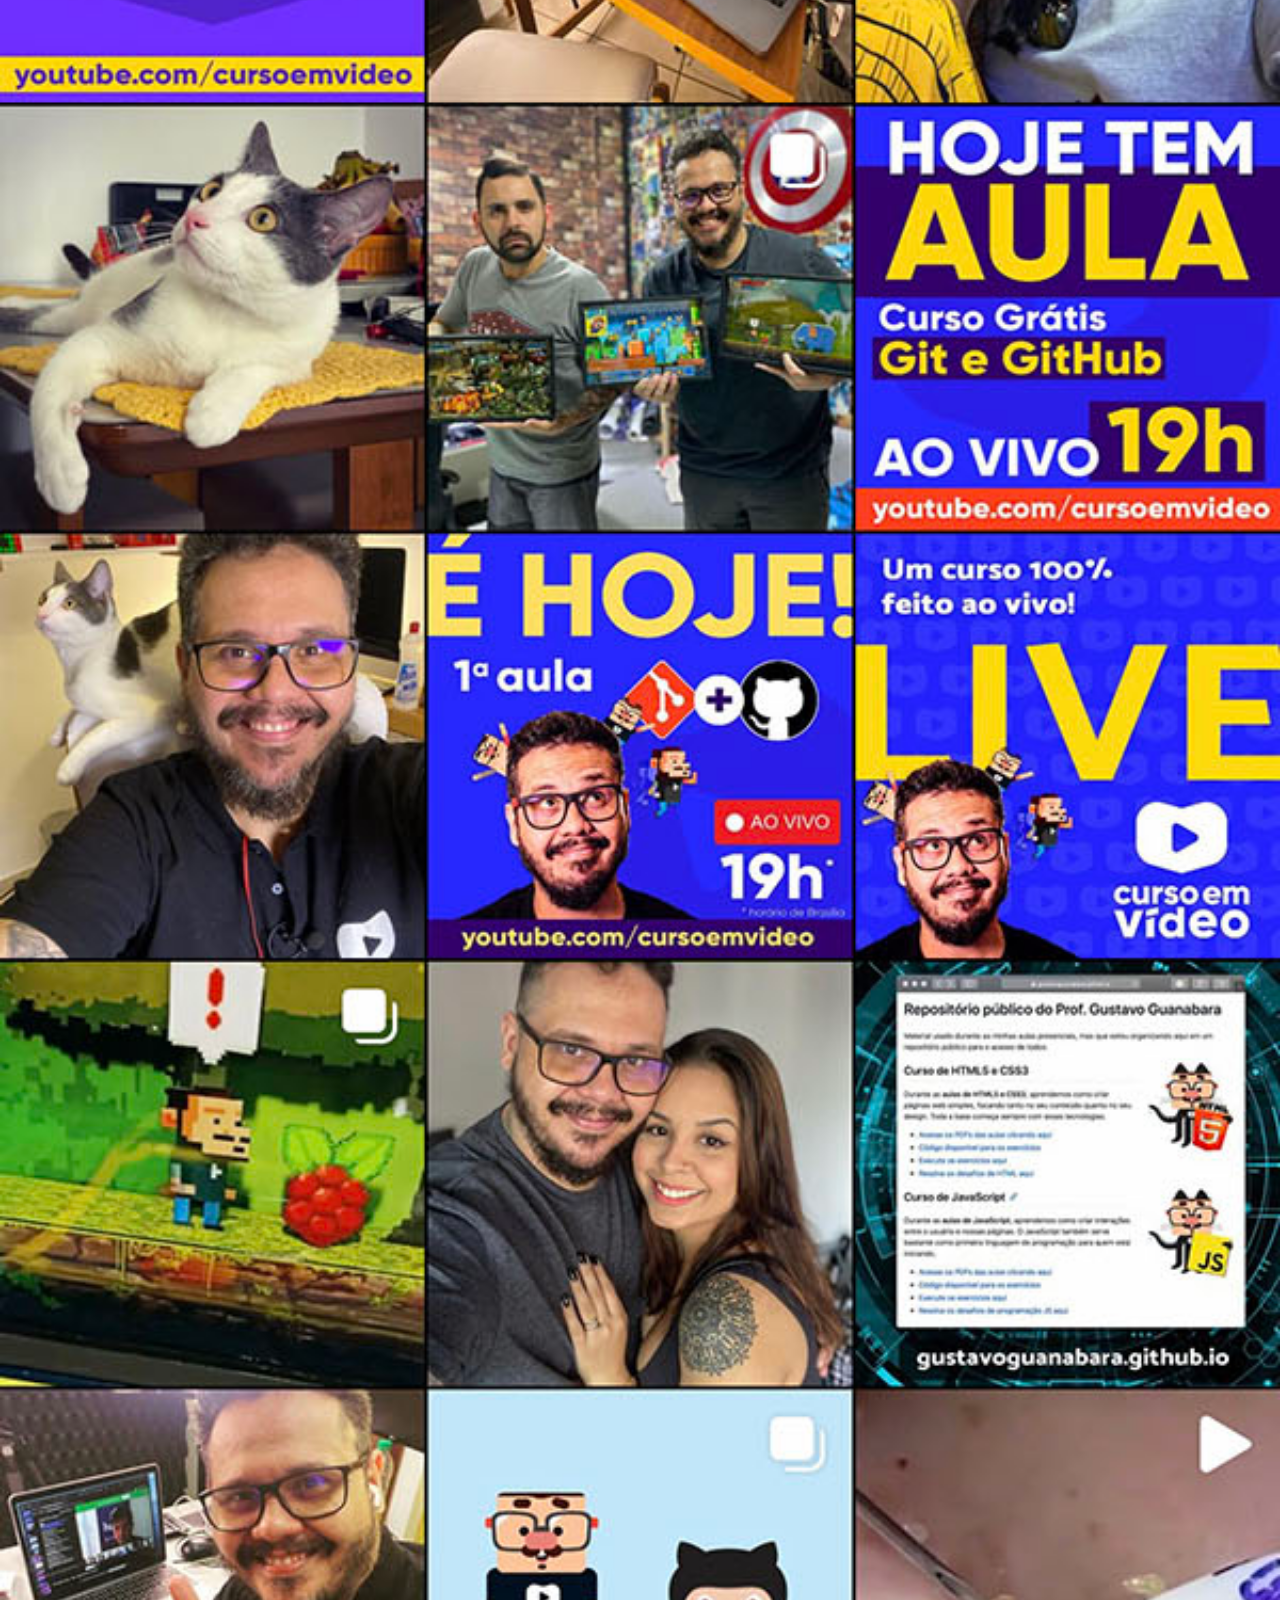
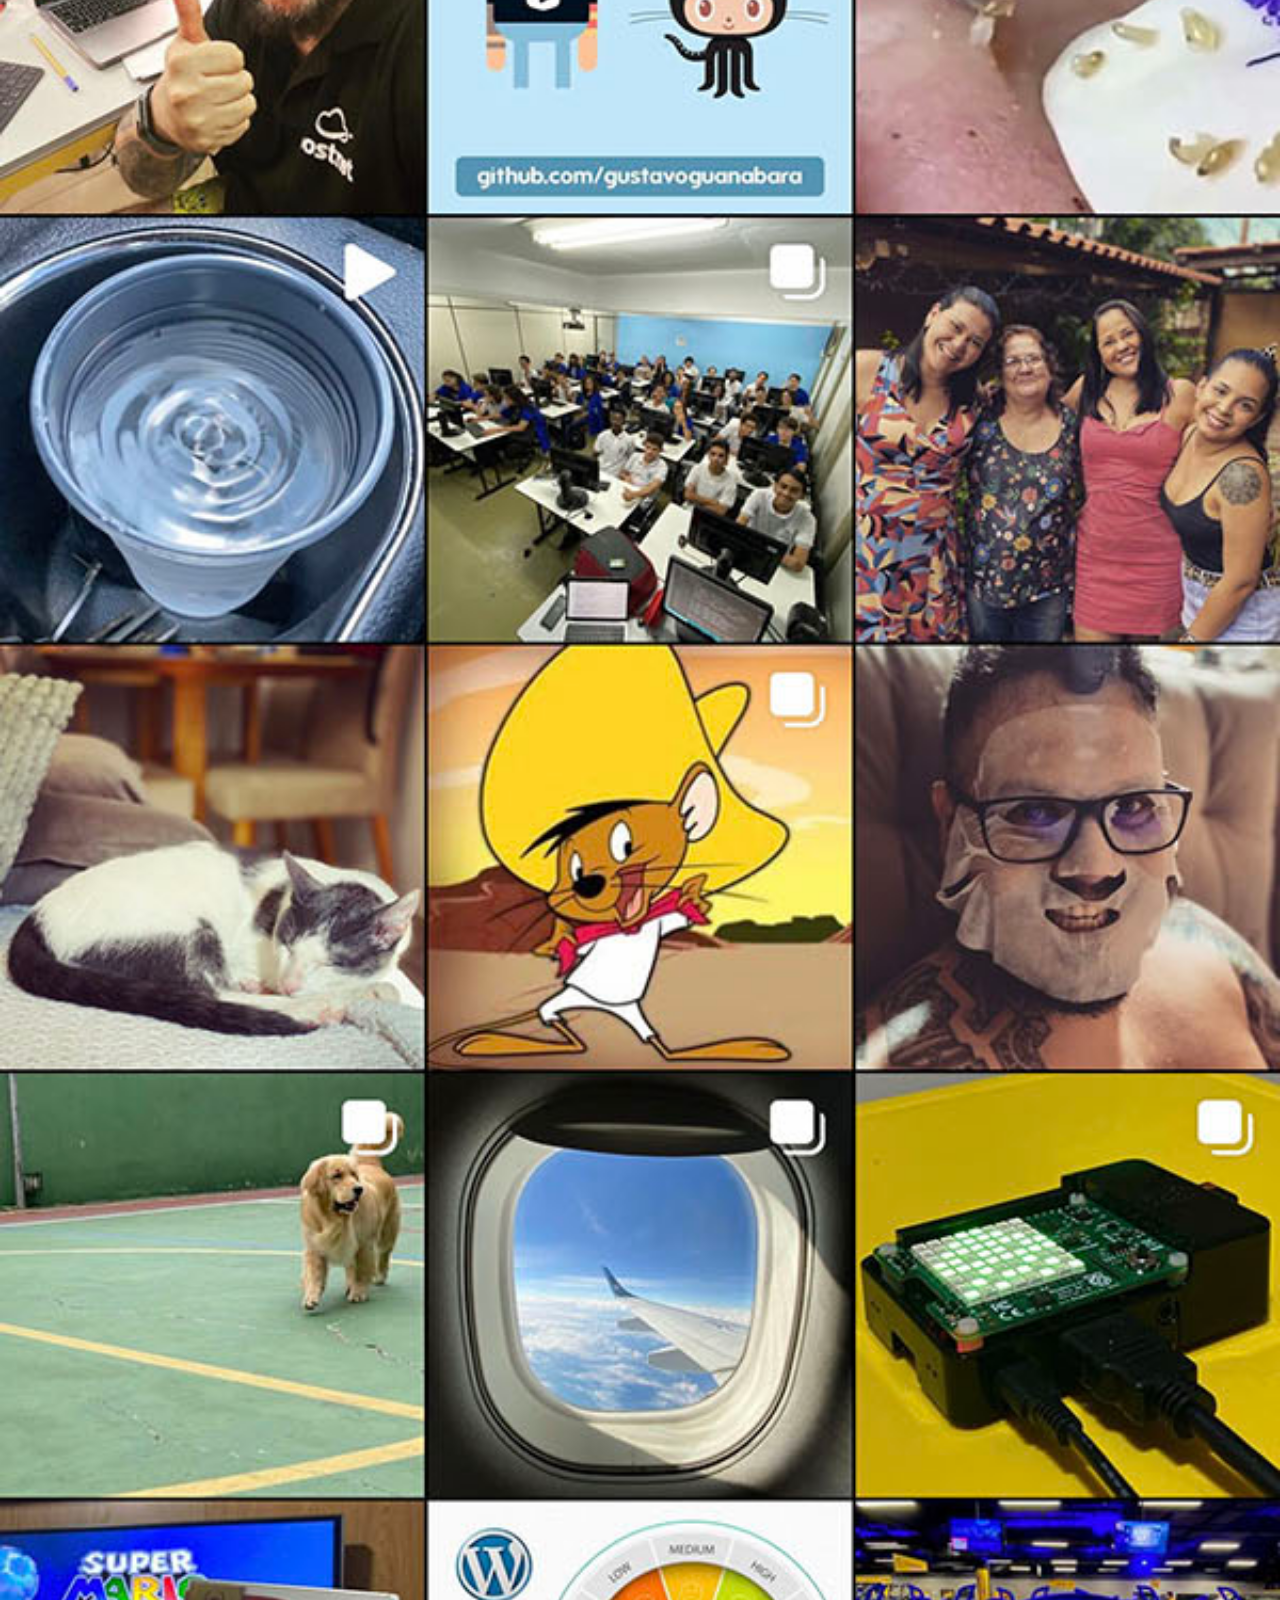
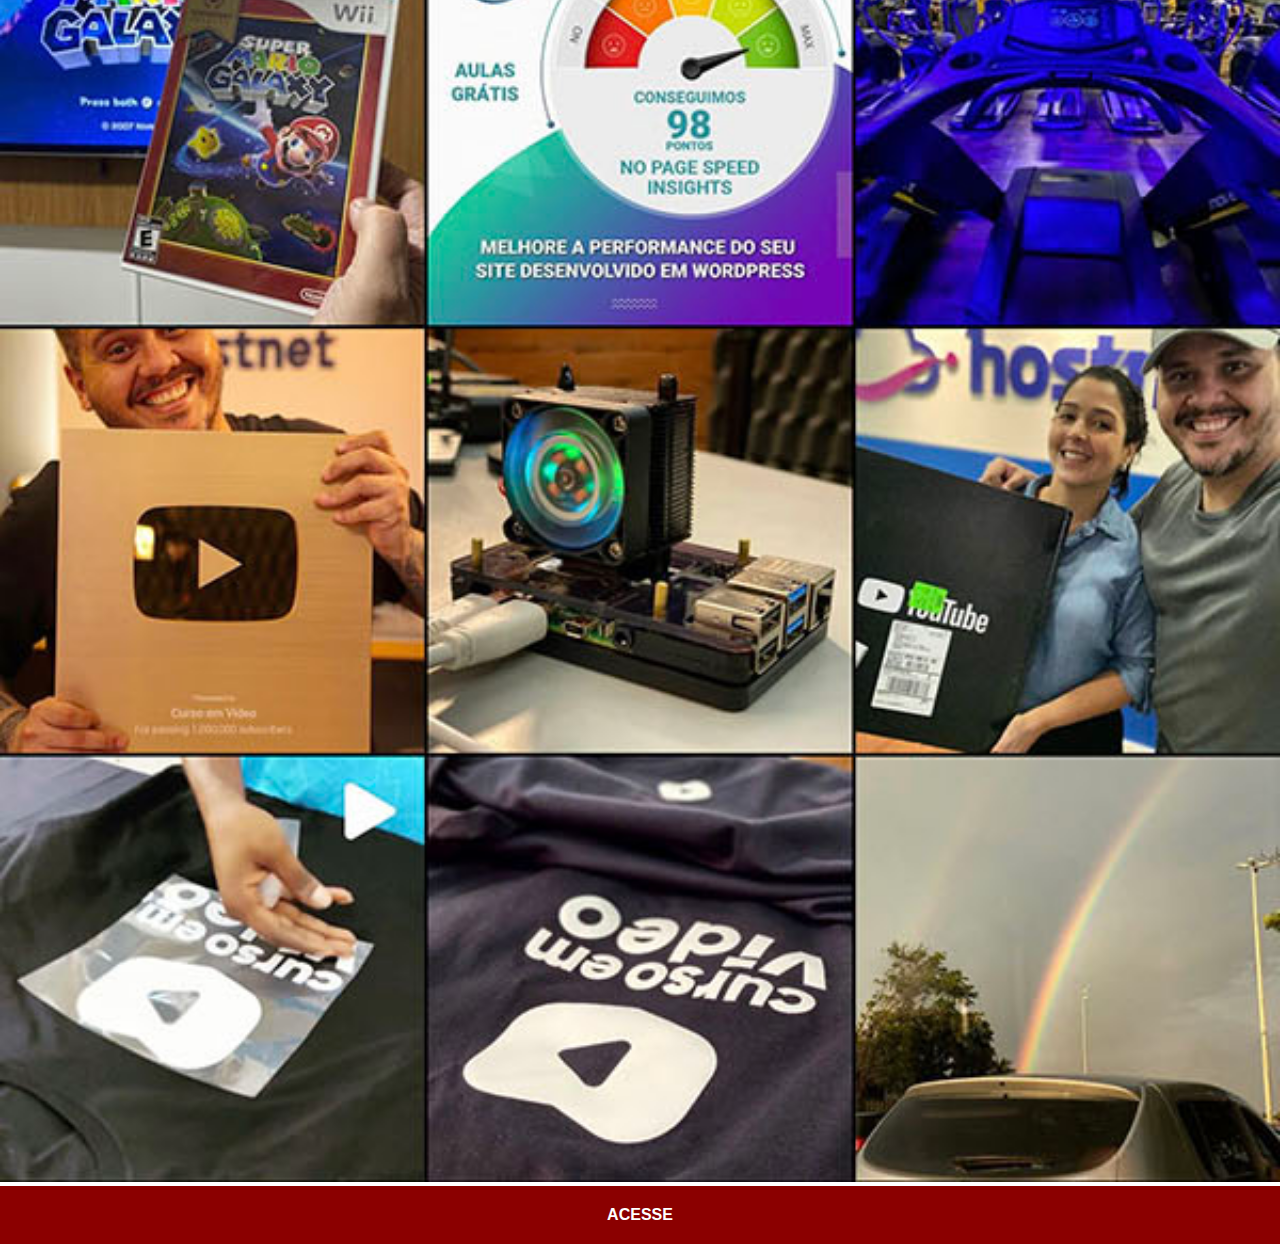
<file: instagram.html>
<!DOCTYPE html>
<html lang="pt-br">
<head>
    <meta charset="UTF-8">
    <meta name="viewport" content="width=device-width, initial-scale=1.0">
    <title>Instagram</title>
    <link rel="stylesheet" href="estilos/social.css">
</head>
<body>
    <img src="imagens/tela-instagram.jpg" alt="instagram">
    <a href="https://www.instagram.com/yoshi.skt/" target="_blank">ACESSE</a>
</body>
</html>
</file>
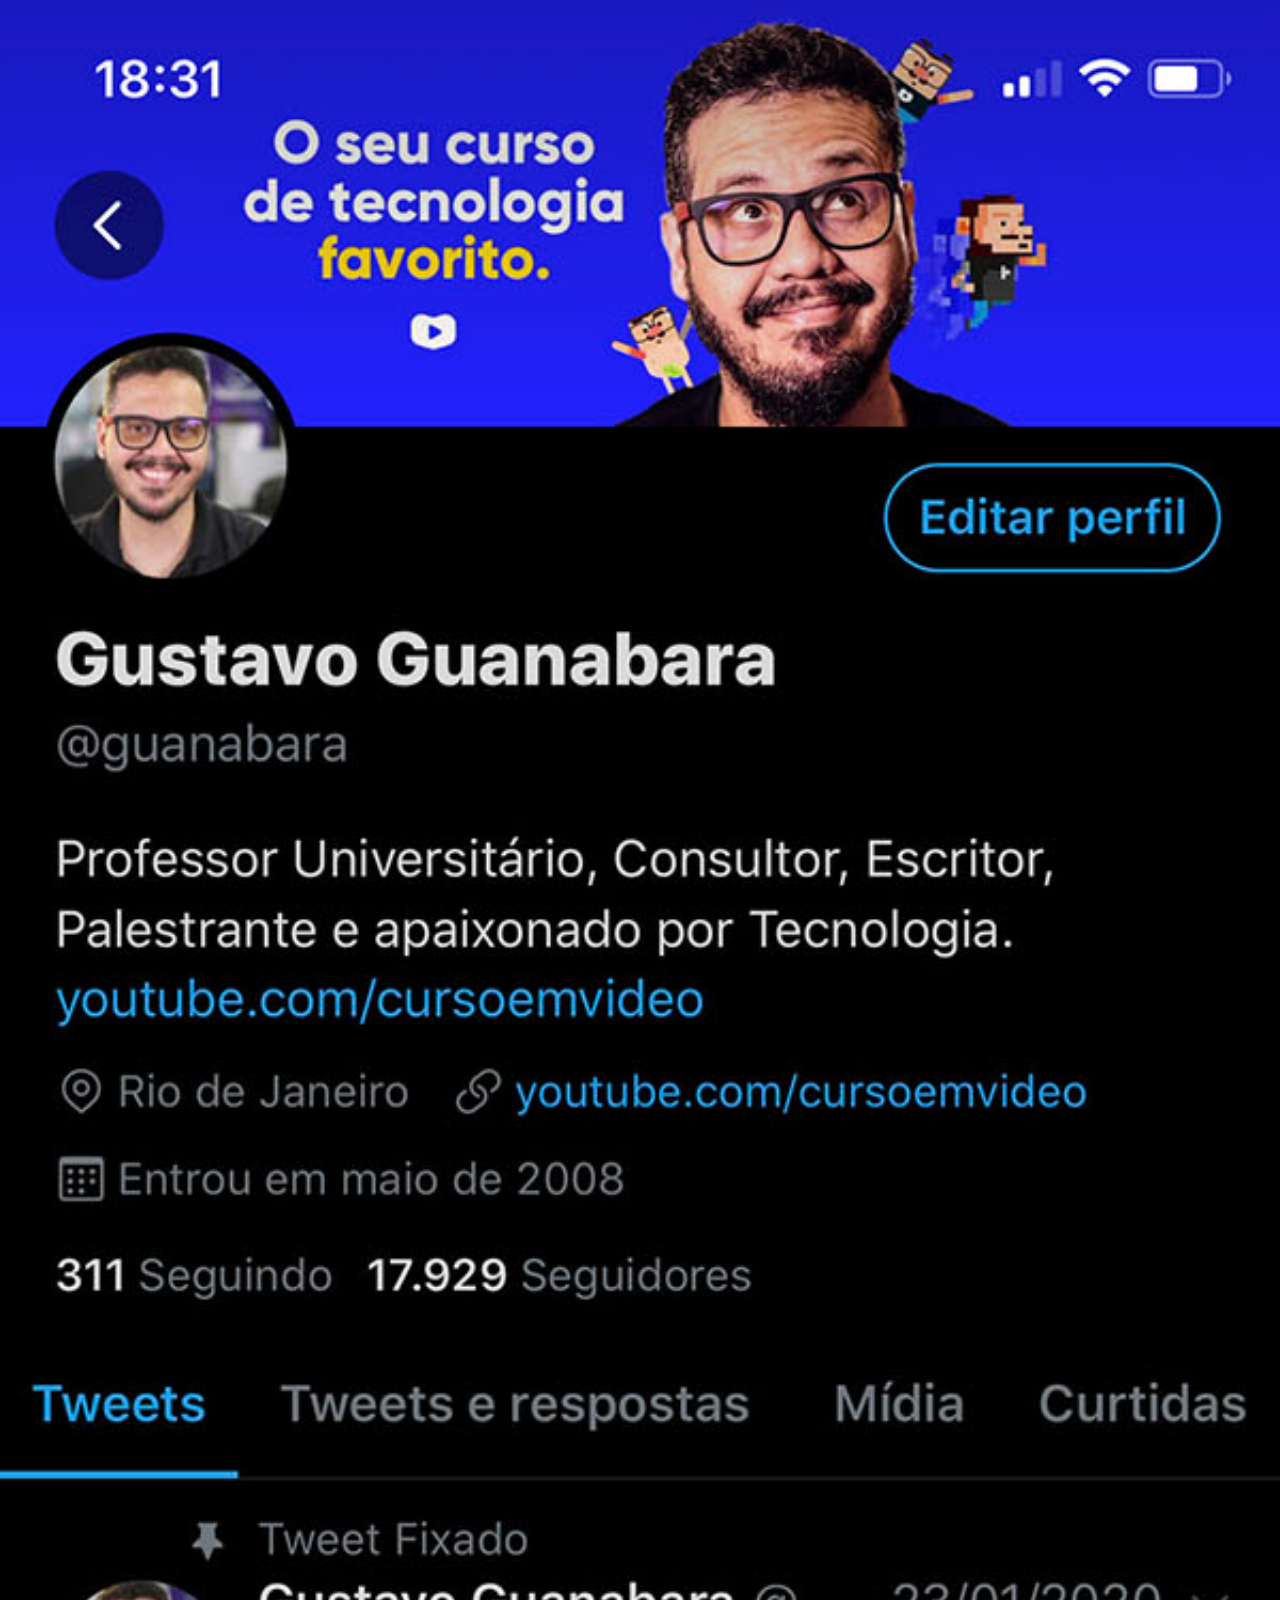
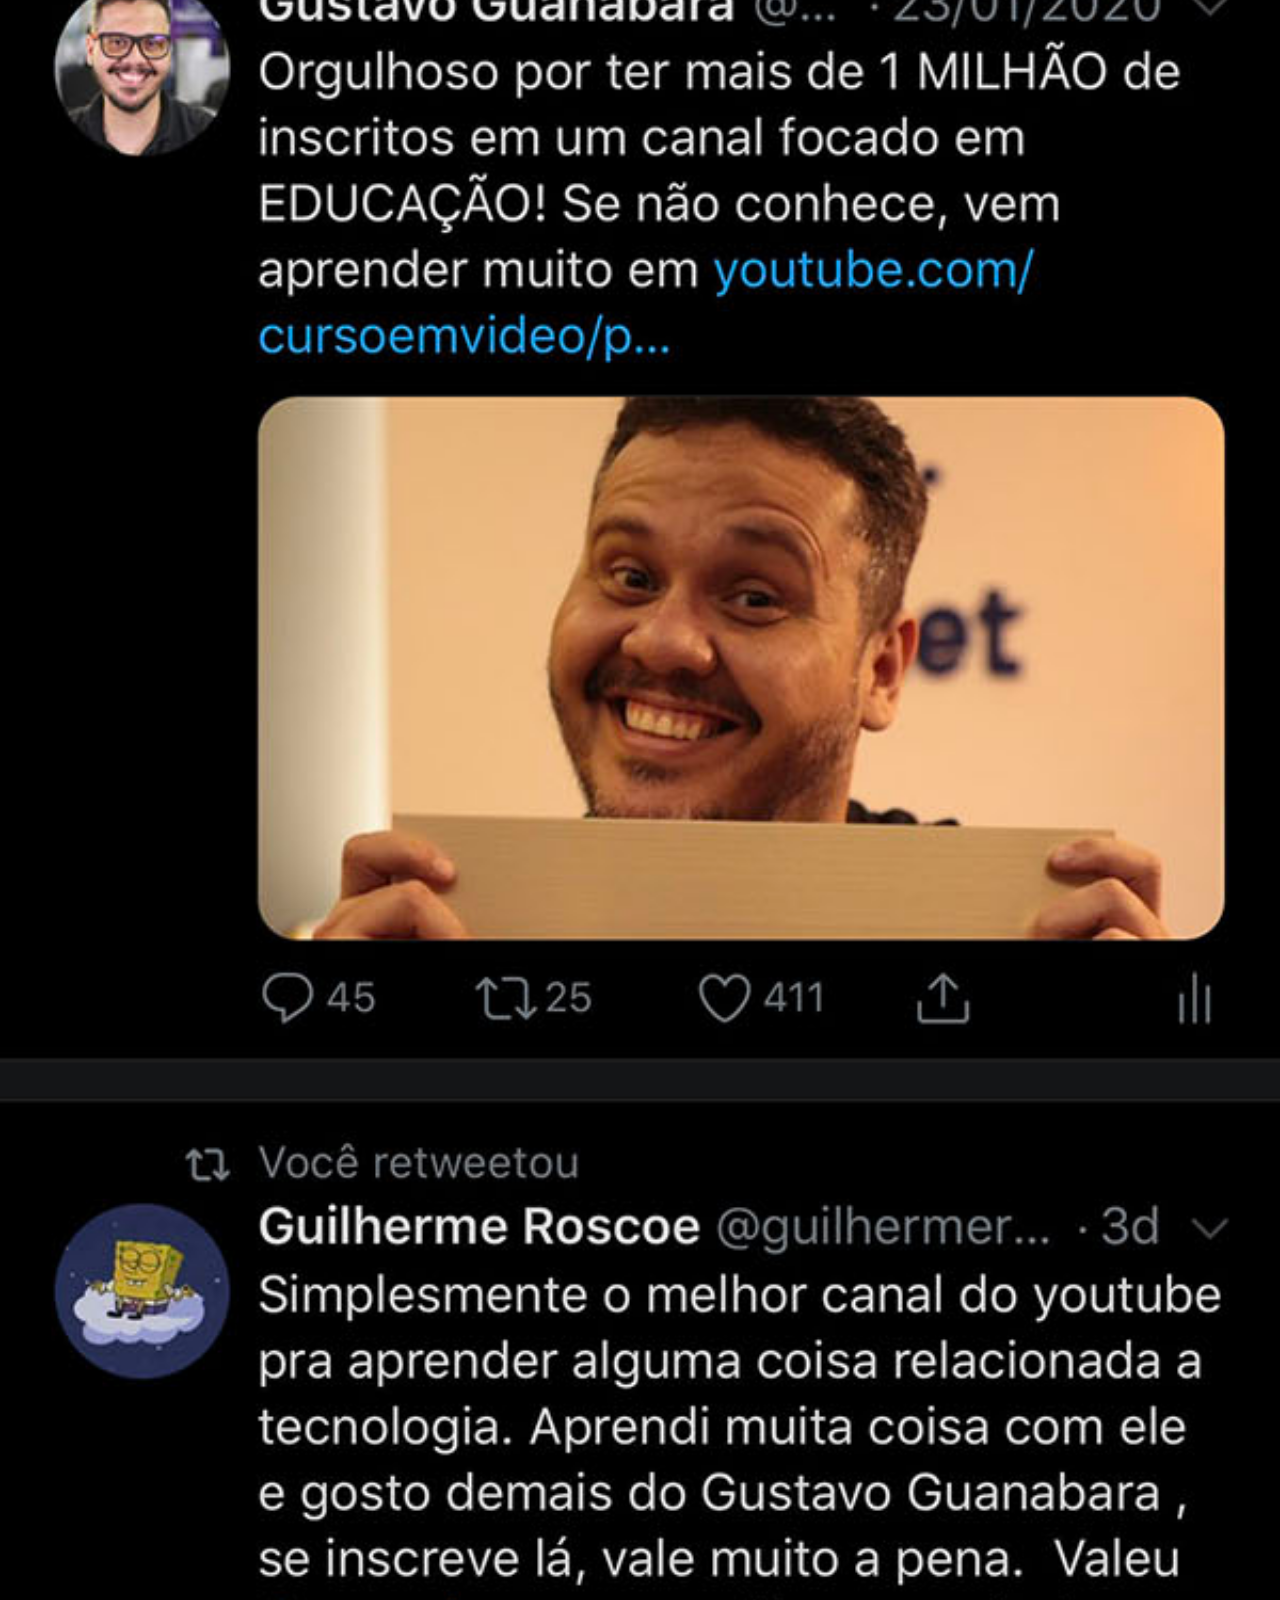
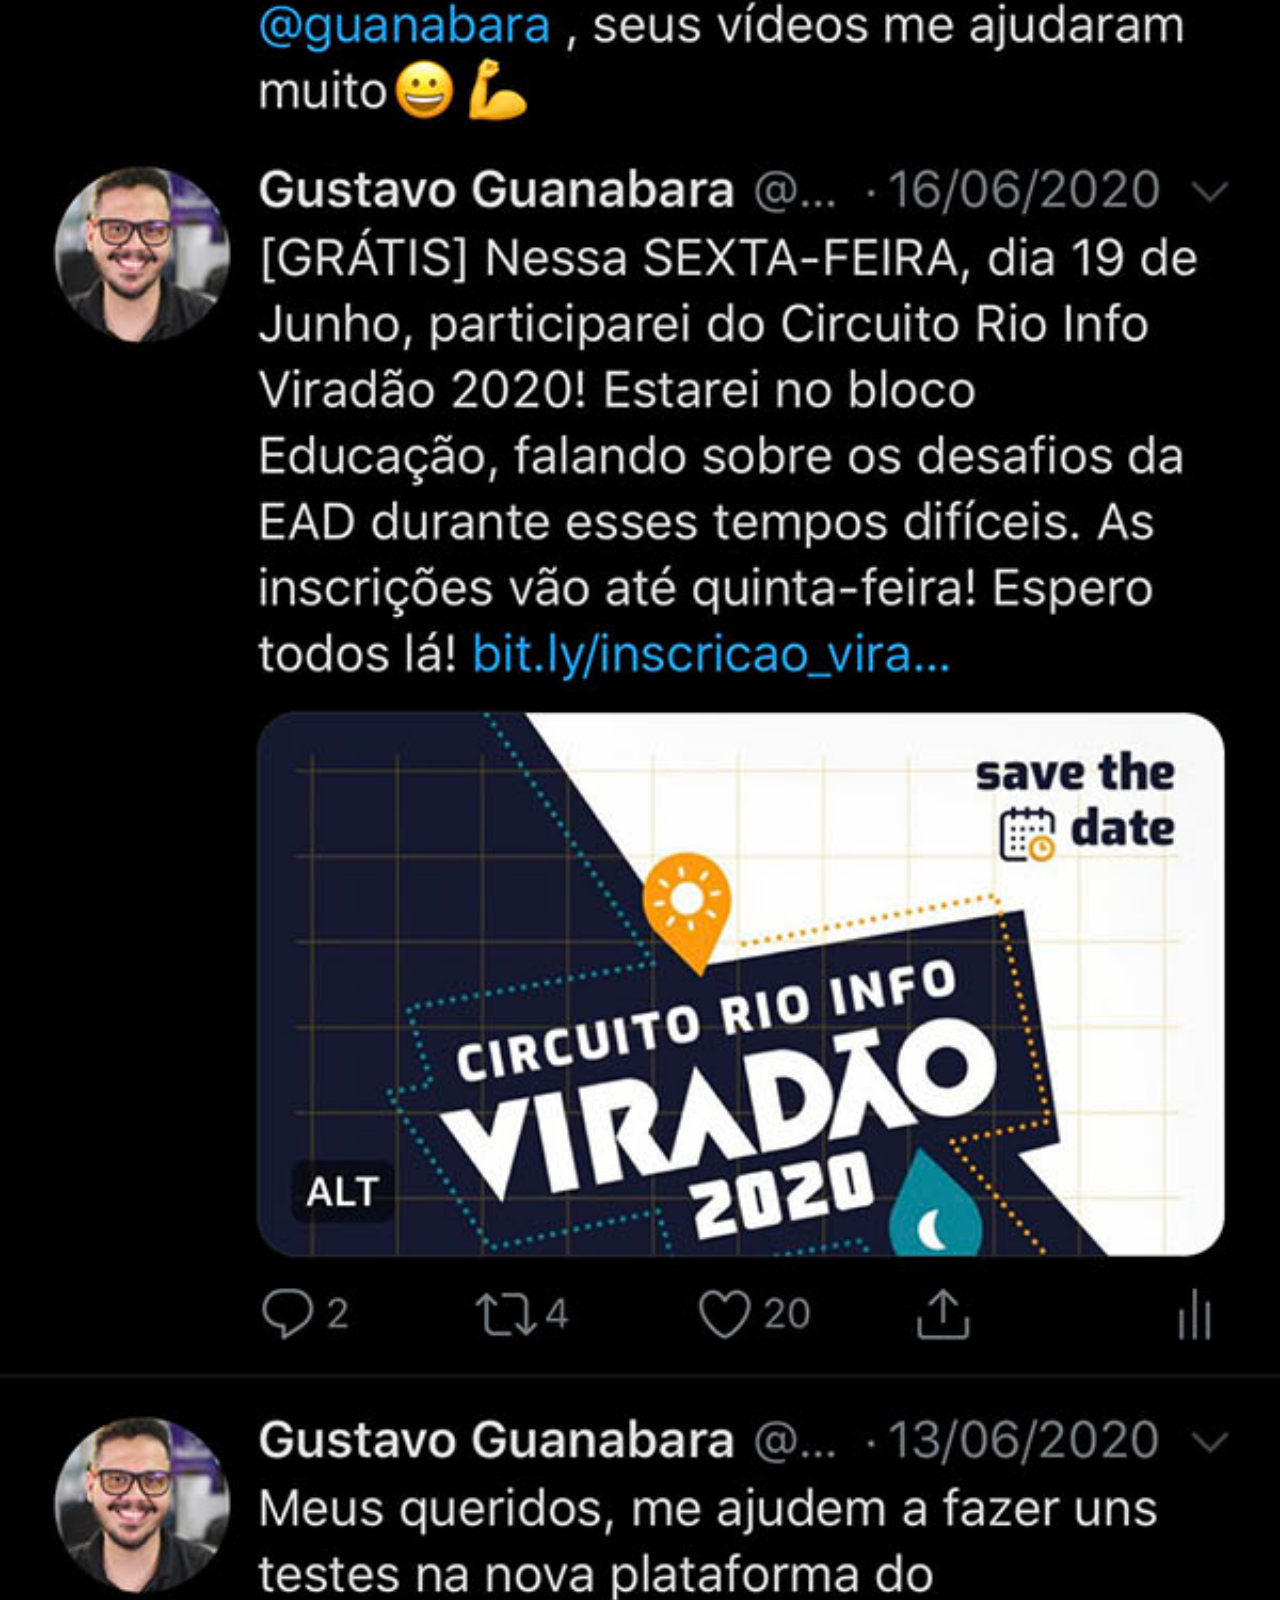
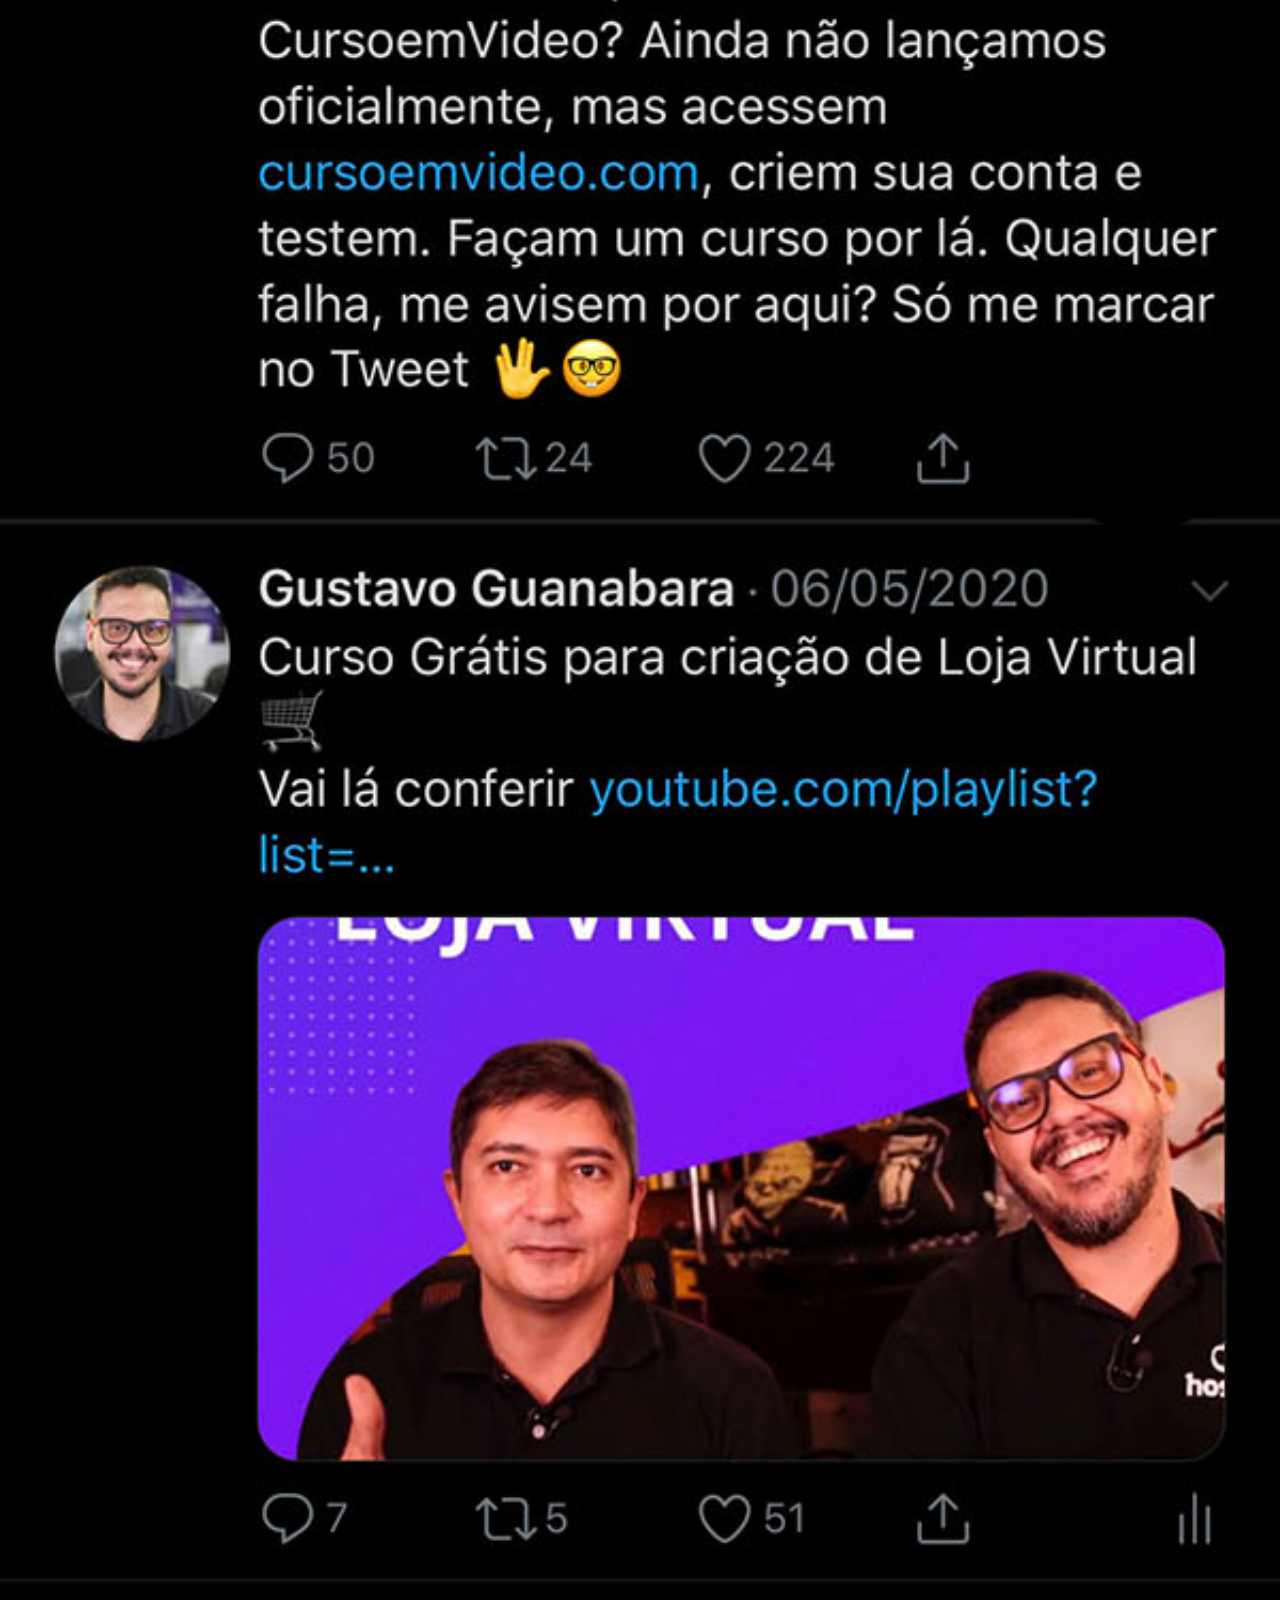
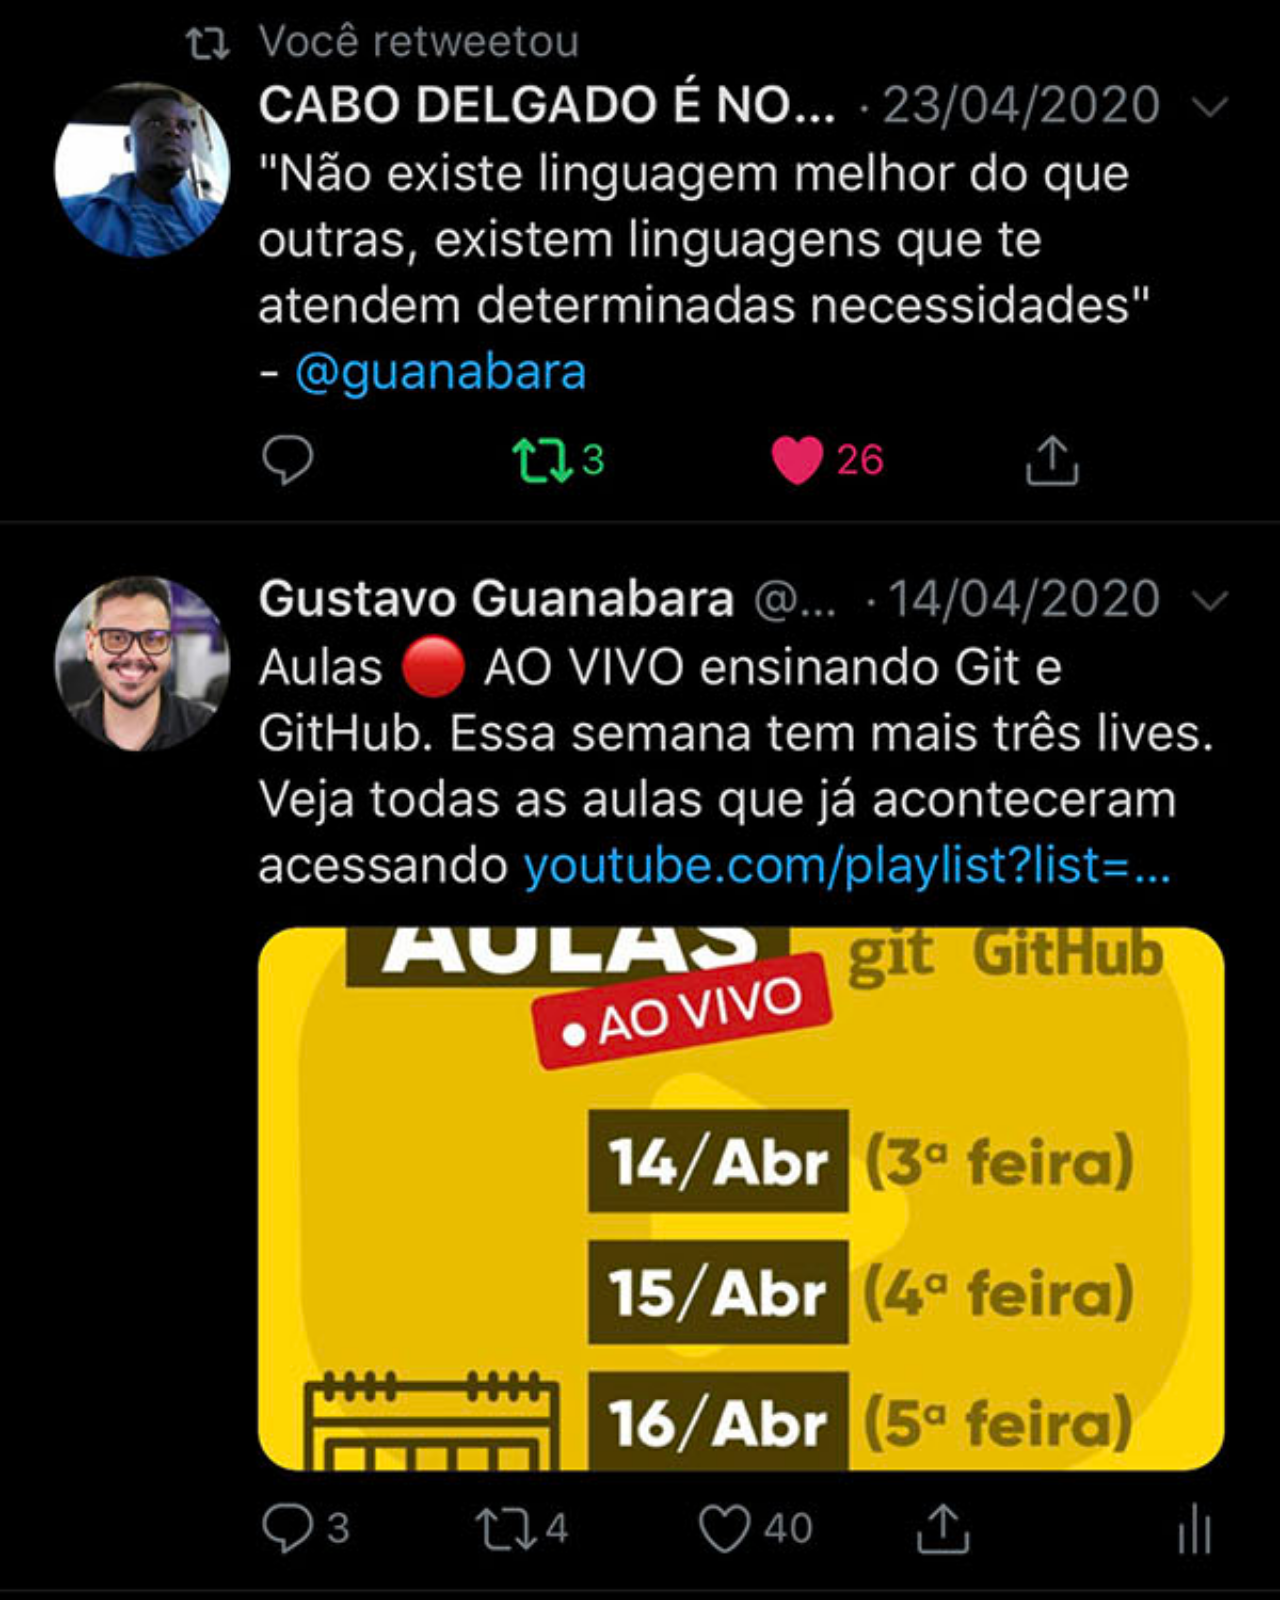
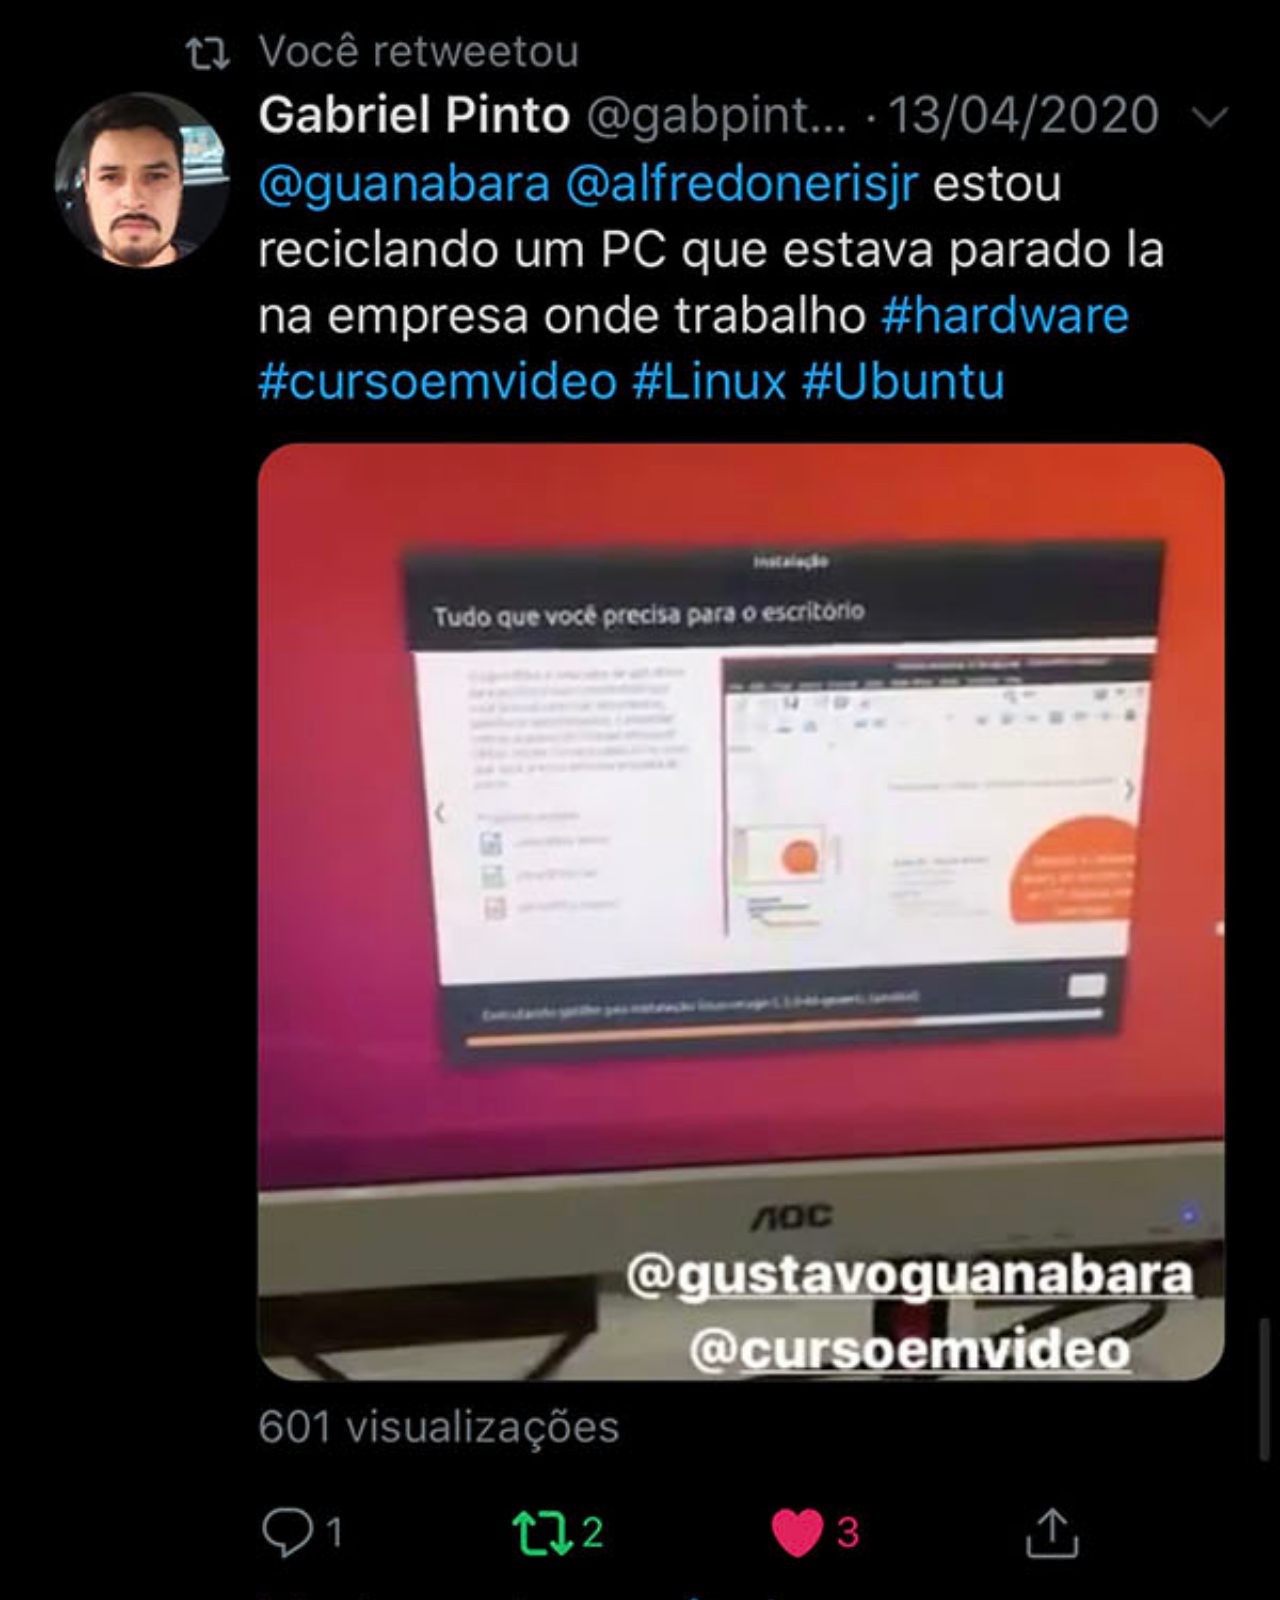
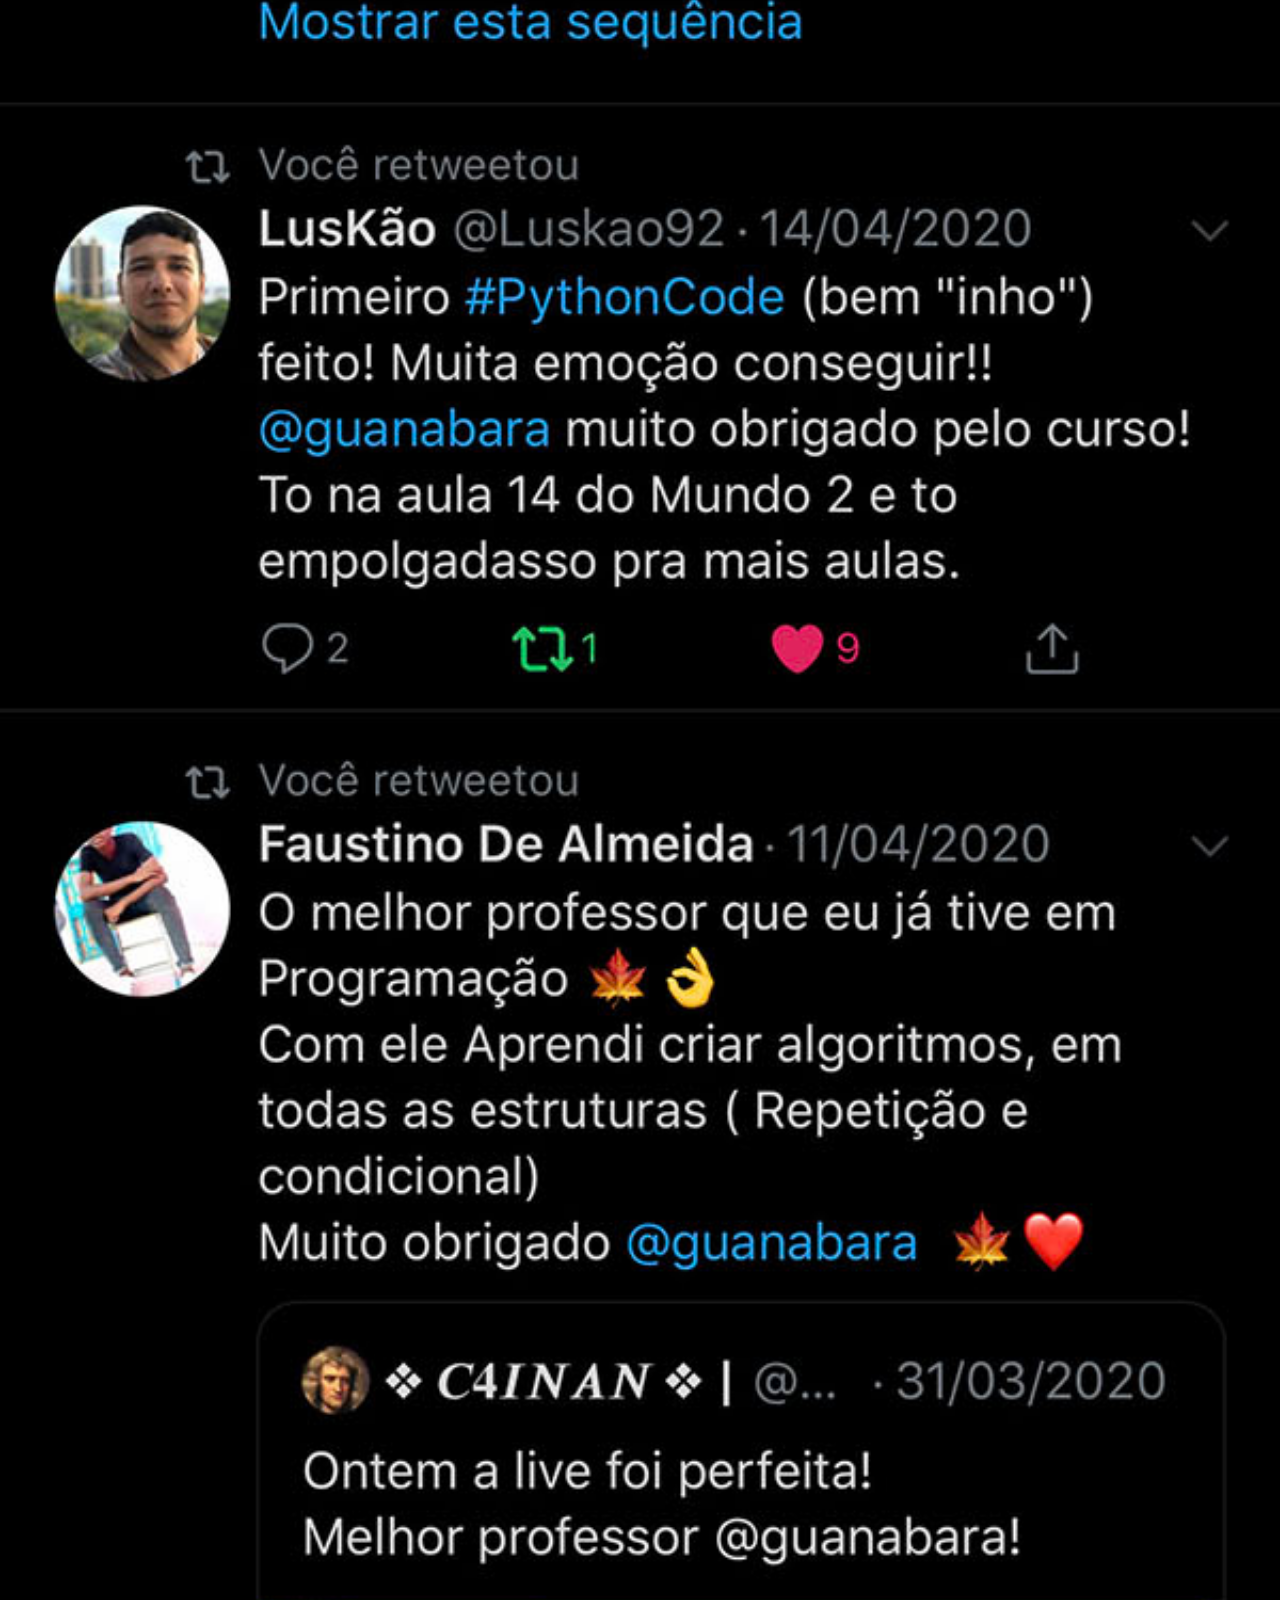
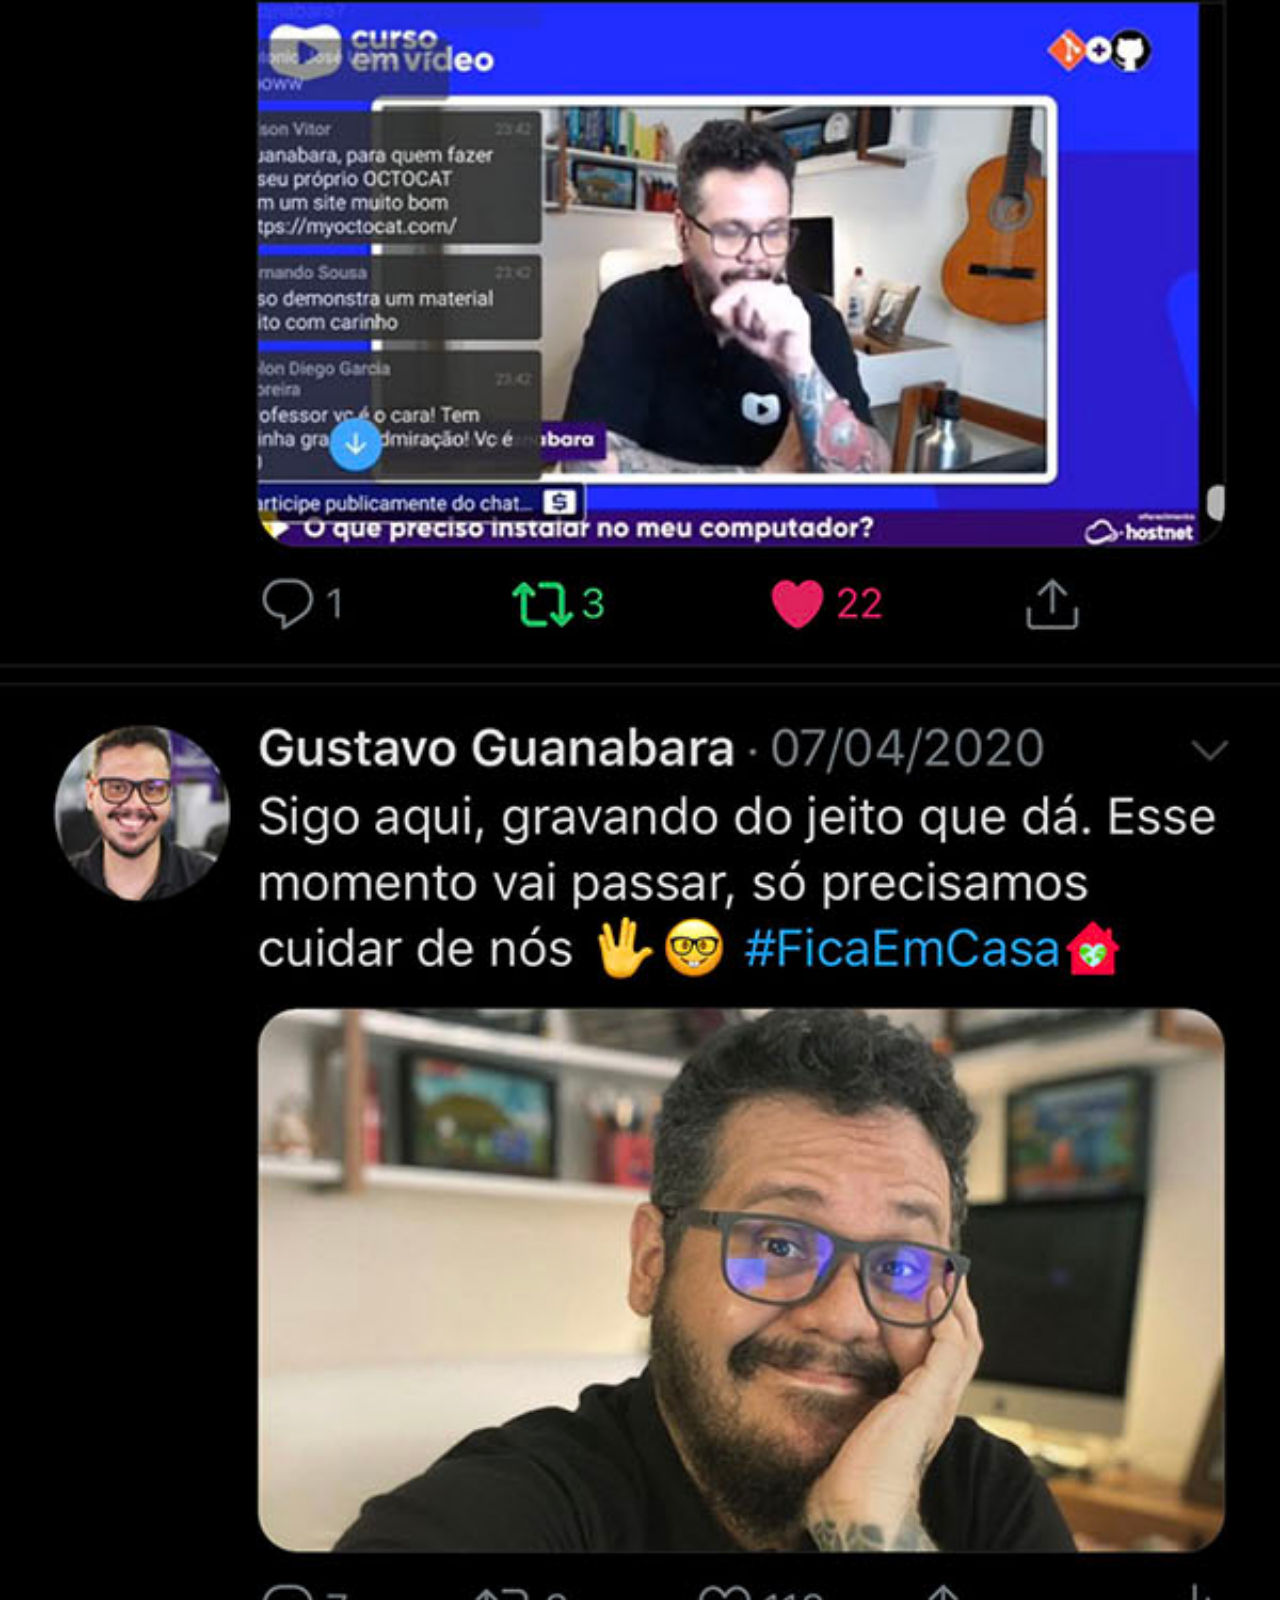
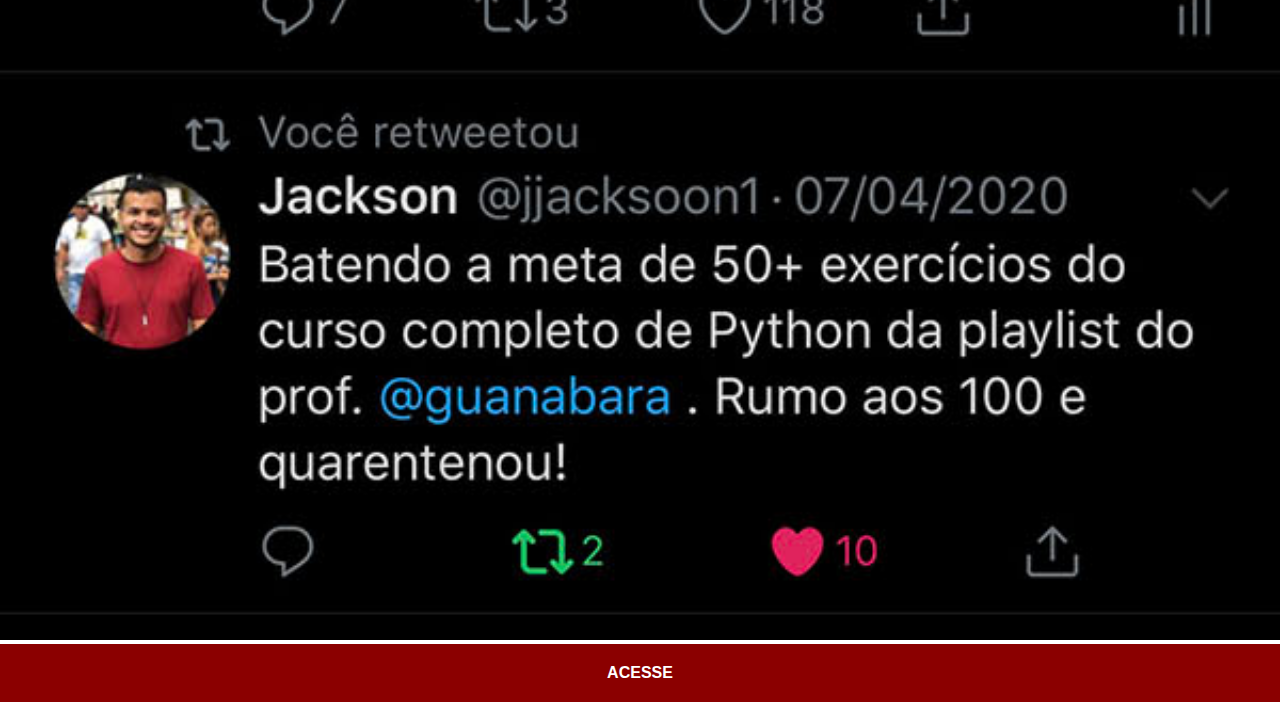
<file: twiter.html>
<!DOCTYPE html>
<html lang="pt-br">
<head>
    <meta charset="UTF-8">
    <meta name="viewport" content="width=device-width, initial-scale=1.0">
    <title>twiter</title>
    <link rel="stylesheet" href="estilos/social.css">
</head>
<body>
    <img src="imagens/tela-twitter.jpg" alt="twiter">
    <a href="https://www.twiter.com/guanabara/" target="_blank">ACESSE</a>
</body>
</html>
</file>
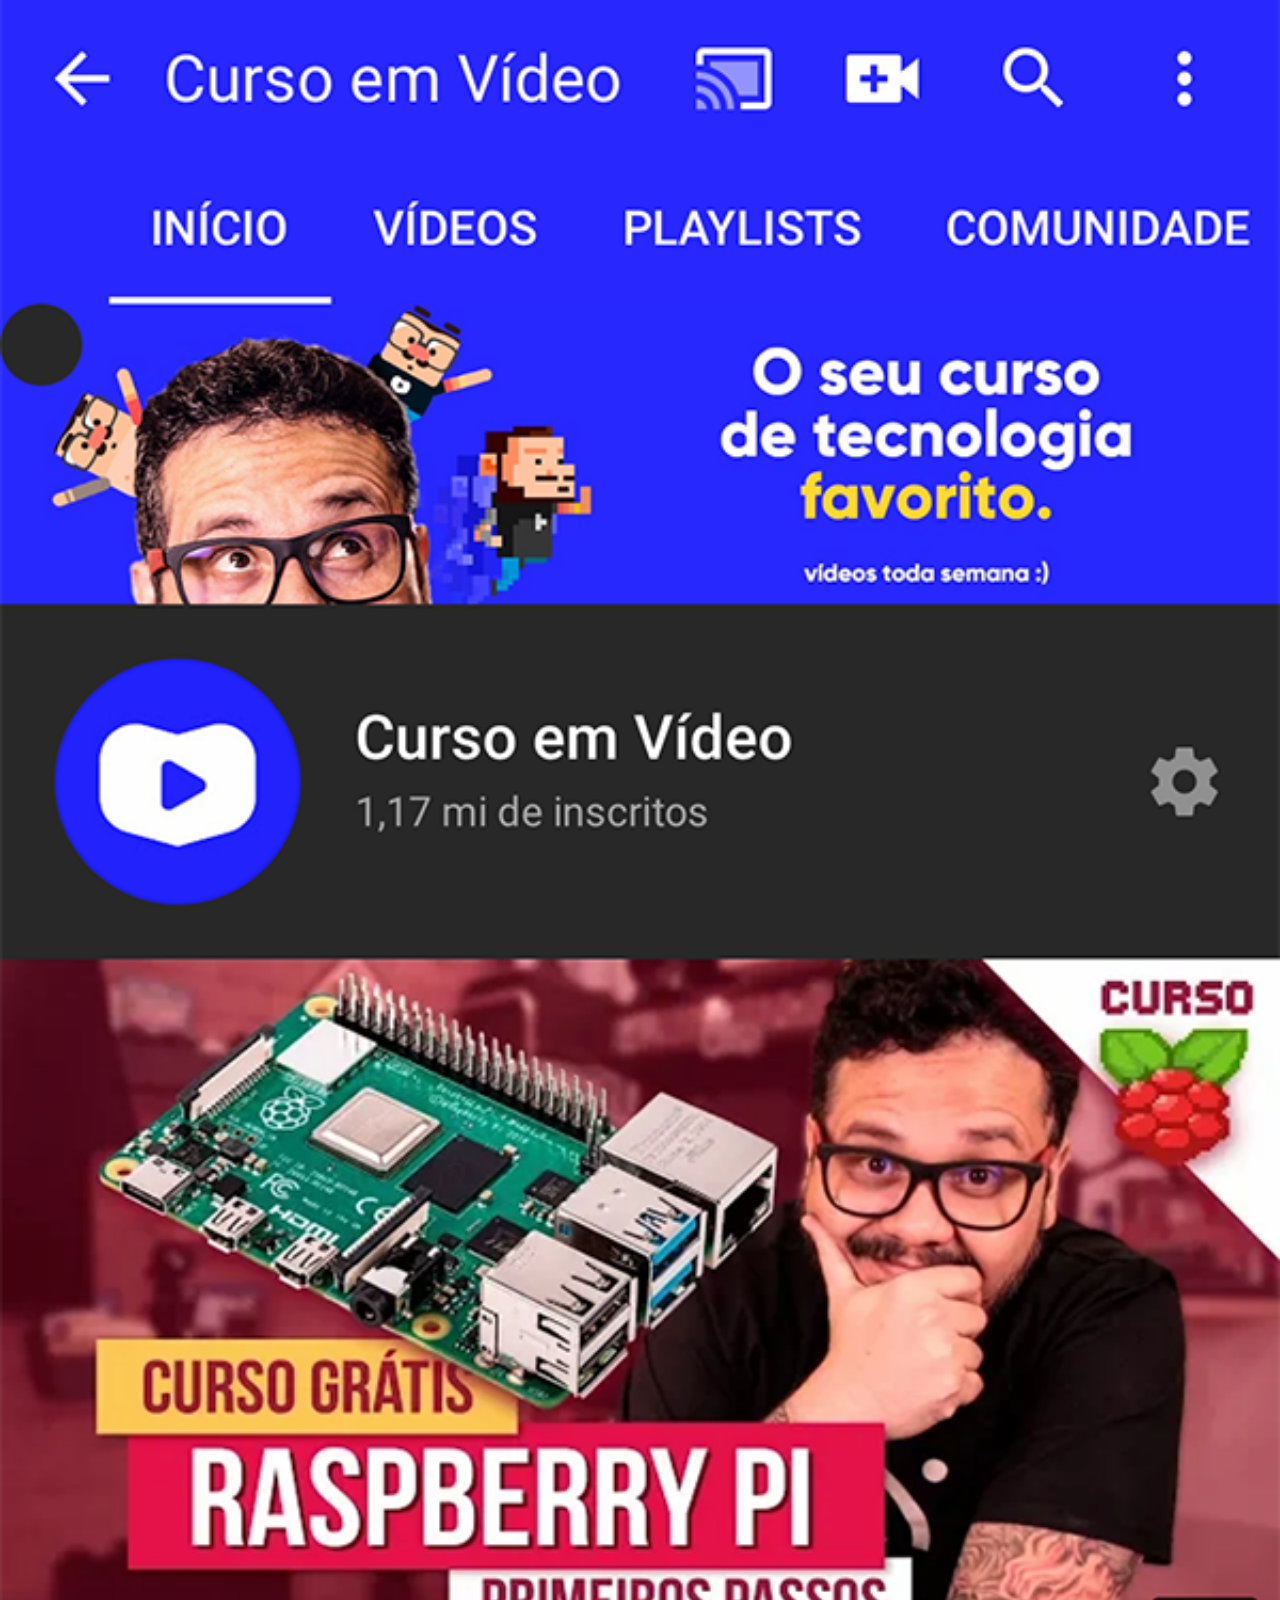
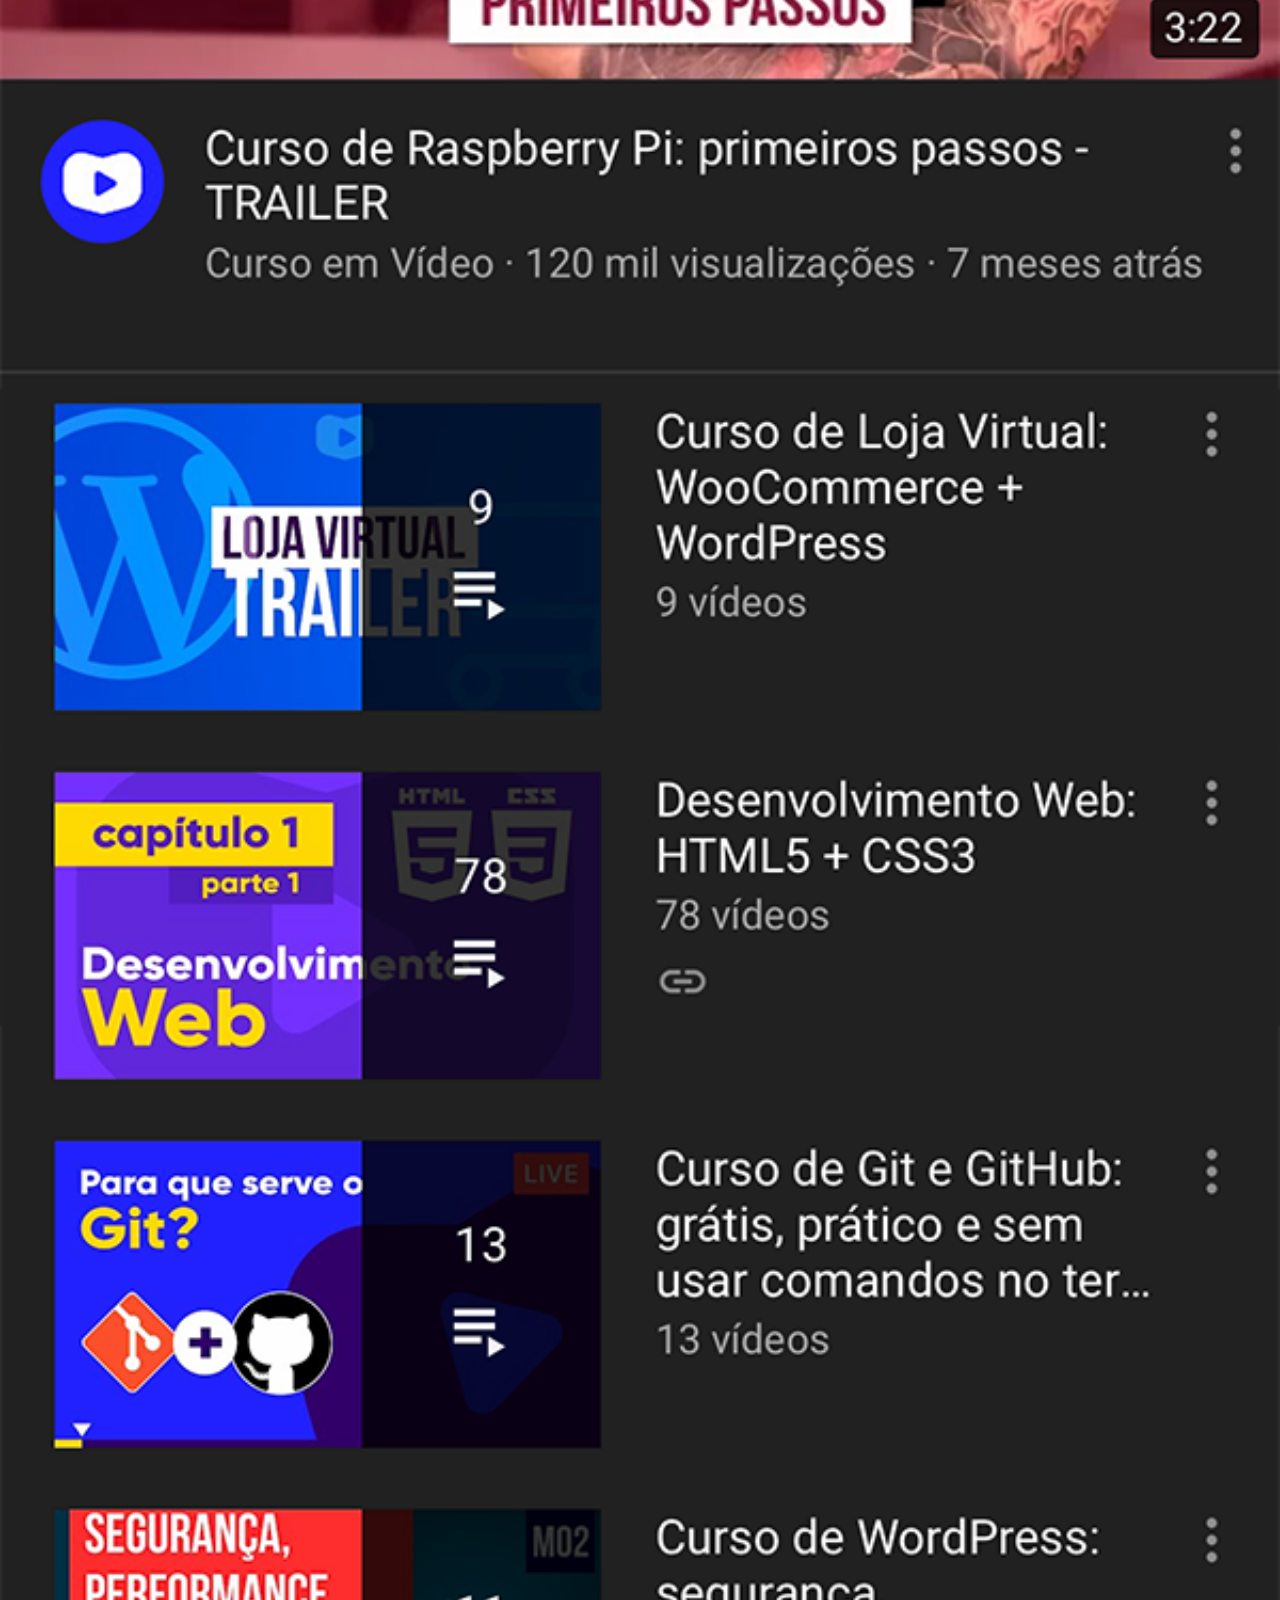
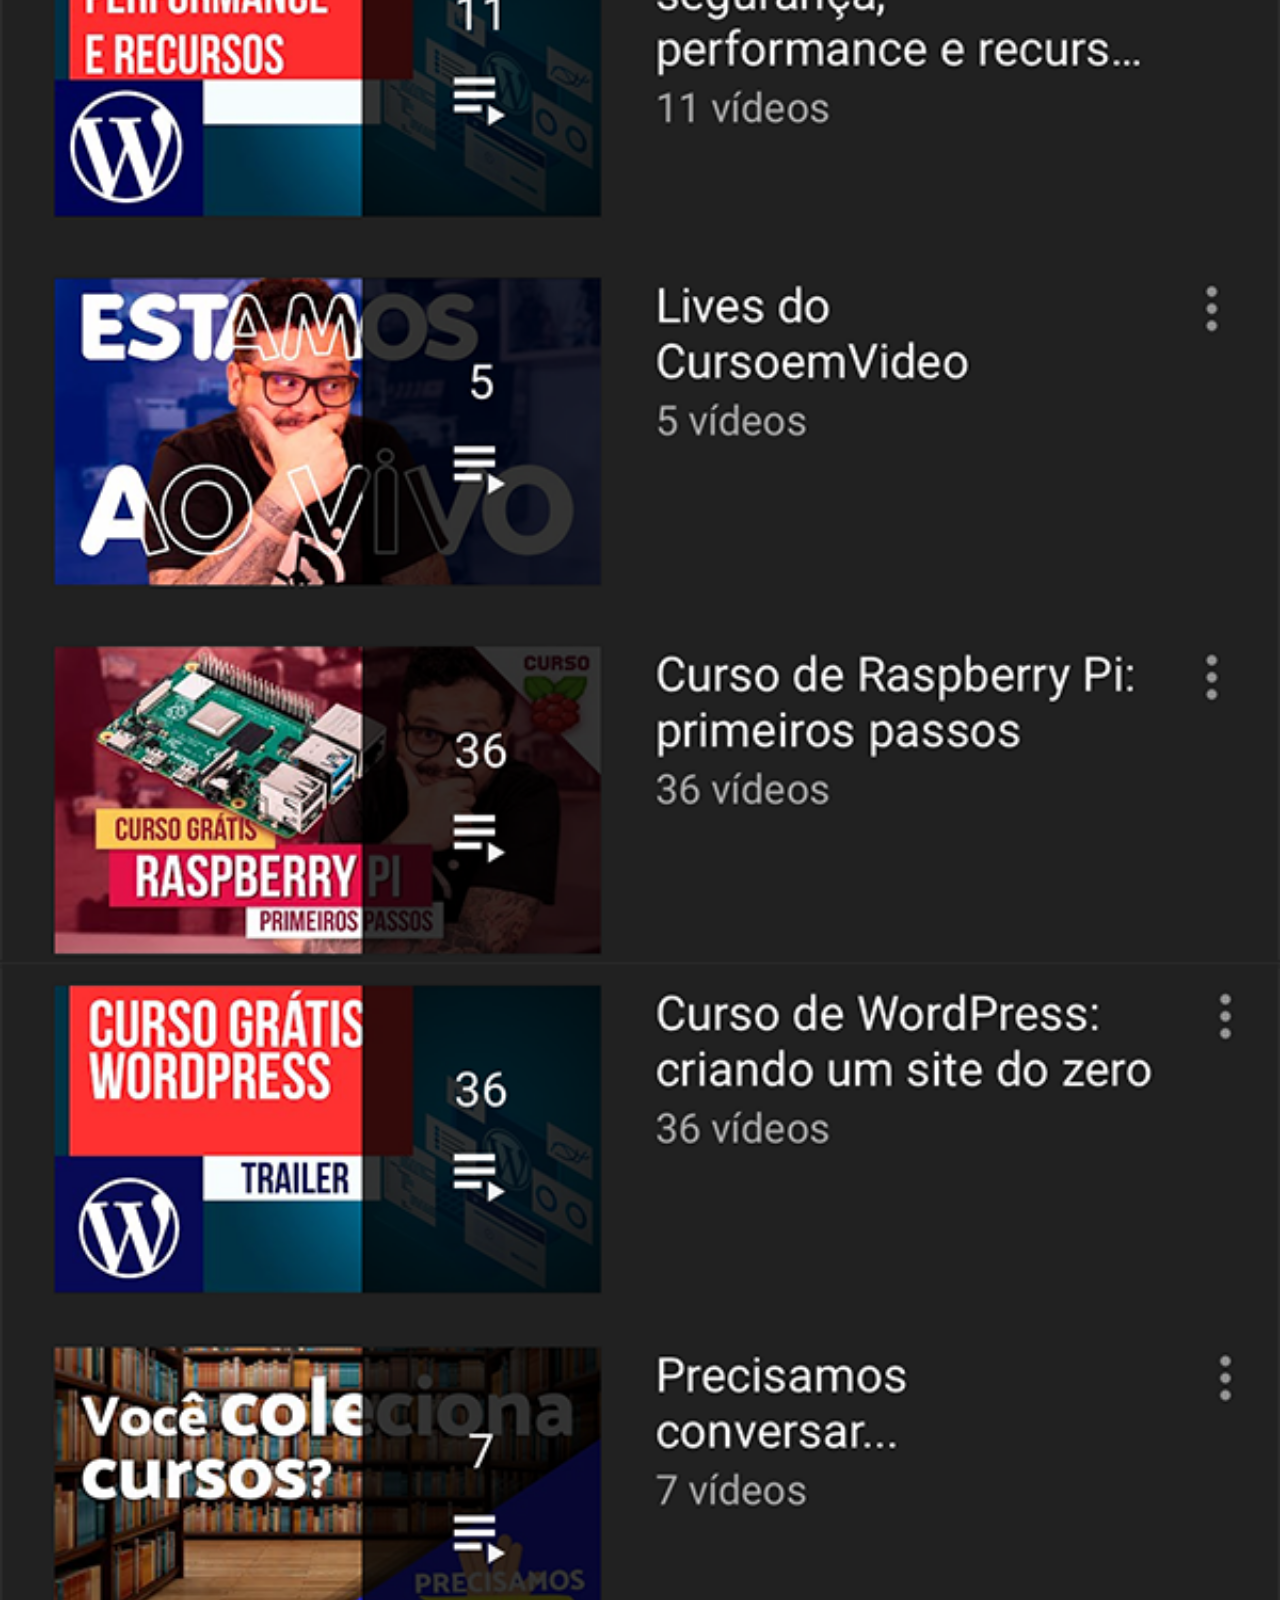
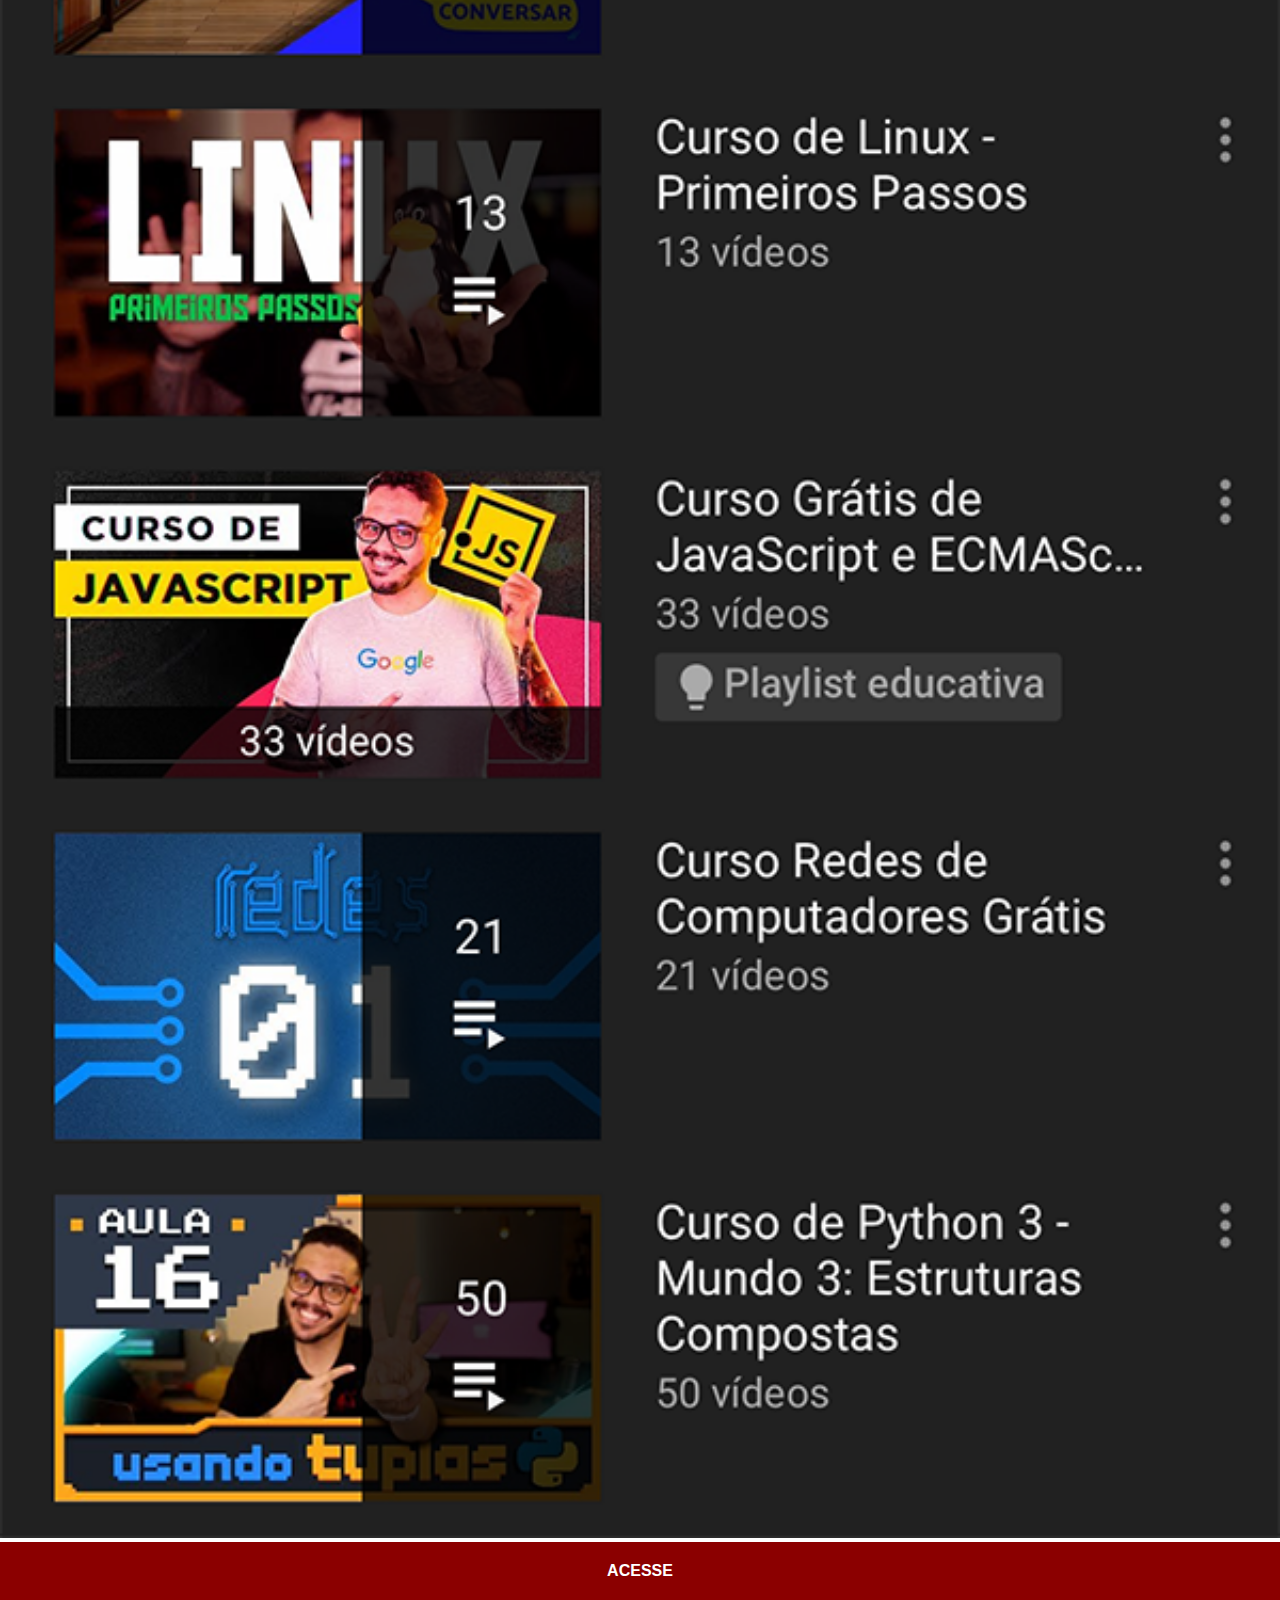
<file: Youtube.html>
<!DOCTYPE html>
<html lang="pt-br">
<head>
    <meta charset="UTF-8">
    <meta name="viewport" content="width=device-width, initial-scale=1.0">
    <title>Youtube</title>
    <link rel="stylesheet" href="estilos/social.css">
</head>
<body>
    <img src="imagens/tela-youtube.png" alt="Youtube">
    <a href="https://www.youtube.com/user/cursoemvideo/playist" target="_blank">ACESSE</a>
</body>
</html>
</file>
<file: estilos/style.css>
@charset "UTF-8";

* {
    margin: 0px;
    padding: 0px;
    font-family: Arial, Helvetica, sans-serif;
}

html, body {
    height: 100vh;
    width: 100vw;
    background-color: gray;
}

body {
    background: url('../imagens/fundo-madeira.jpg') no-repeat top center;
    background-size: cover ;
    background-attachment: fixed;
    
}

main {
    position: relative;
    height: 100vh;
}

section#telefone {
    position: absolute;
    top: 50%;
    left: 50%;
    transform: translate(-50%, -50%);
    height: 480px;
    width: 311px;
    background: url(../imagens/frame-iphone.png) no-repeat;
    background-size: 75%;
}

iframe#tela {
    position: relative;
    top: 61px;
    left: 17px;
    width: 199px;
    height: 352px;
    
}

section#redes-sociais {
    text-align: right;
}

section#redes-sociais img {
    width: 50px;
    margin: 10px;
    border-radius: 50%;
    box-shadow: 2px 2px 5px rgba(0, 0, 0, 0.400);
    box-sizing: border-box;
}

section#redes-sociais img:hover {
    border: 2px solid rgba(255, 255, 255, 0.671);
    transform: translate(-3px, -3px);
    box-shadow: 5px 5px 10px rgba(0, 0, 0, 0.603);
    transition: transform 0.5s, border 1s;
}
</file>
<file: estilos/social.css>
@charset "UTF-8";

* {
    margin: 0px;
    padding: 0px;
    font-family: Arial, Helvetica, sans-serif;
}

::-webkit-scrollbar {
    width: 0px;
    height: 0px;
}

img {
    width: 100vw;
}

a {
    display: block;
    background-color: darkred;
    color: white;
    padding: 20px;
    text-align: center;
    font-weight: bolder;
    text-decoration: none;
}

a:hover {
    background-color: red;
}
</file>
